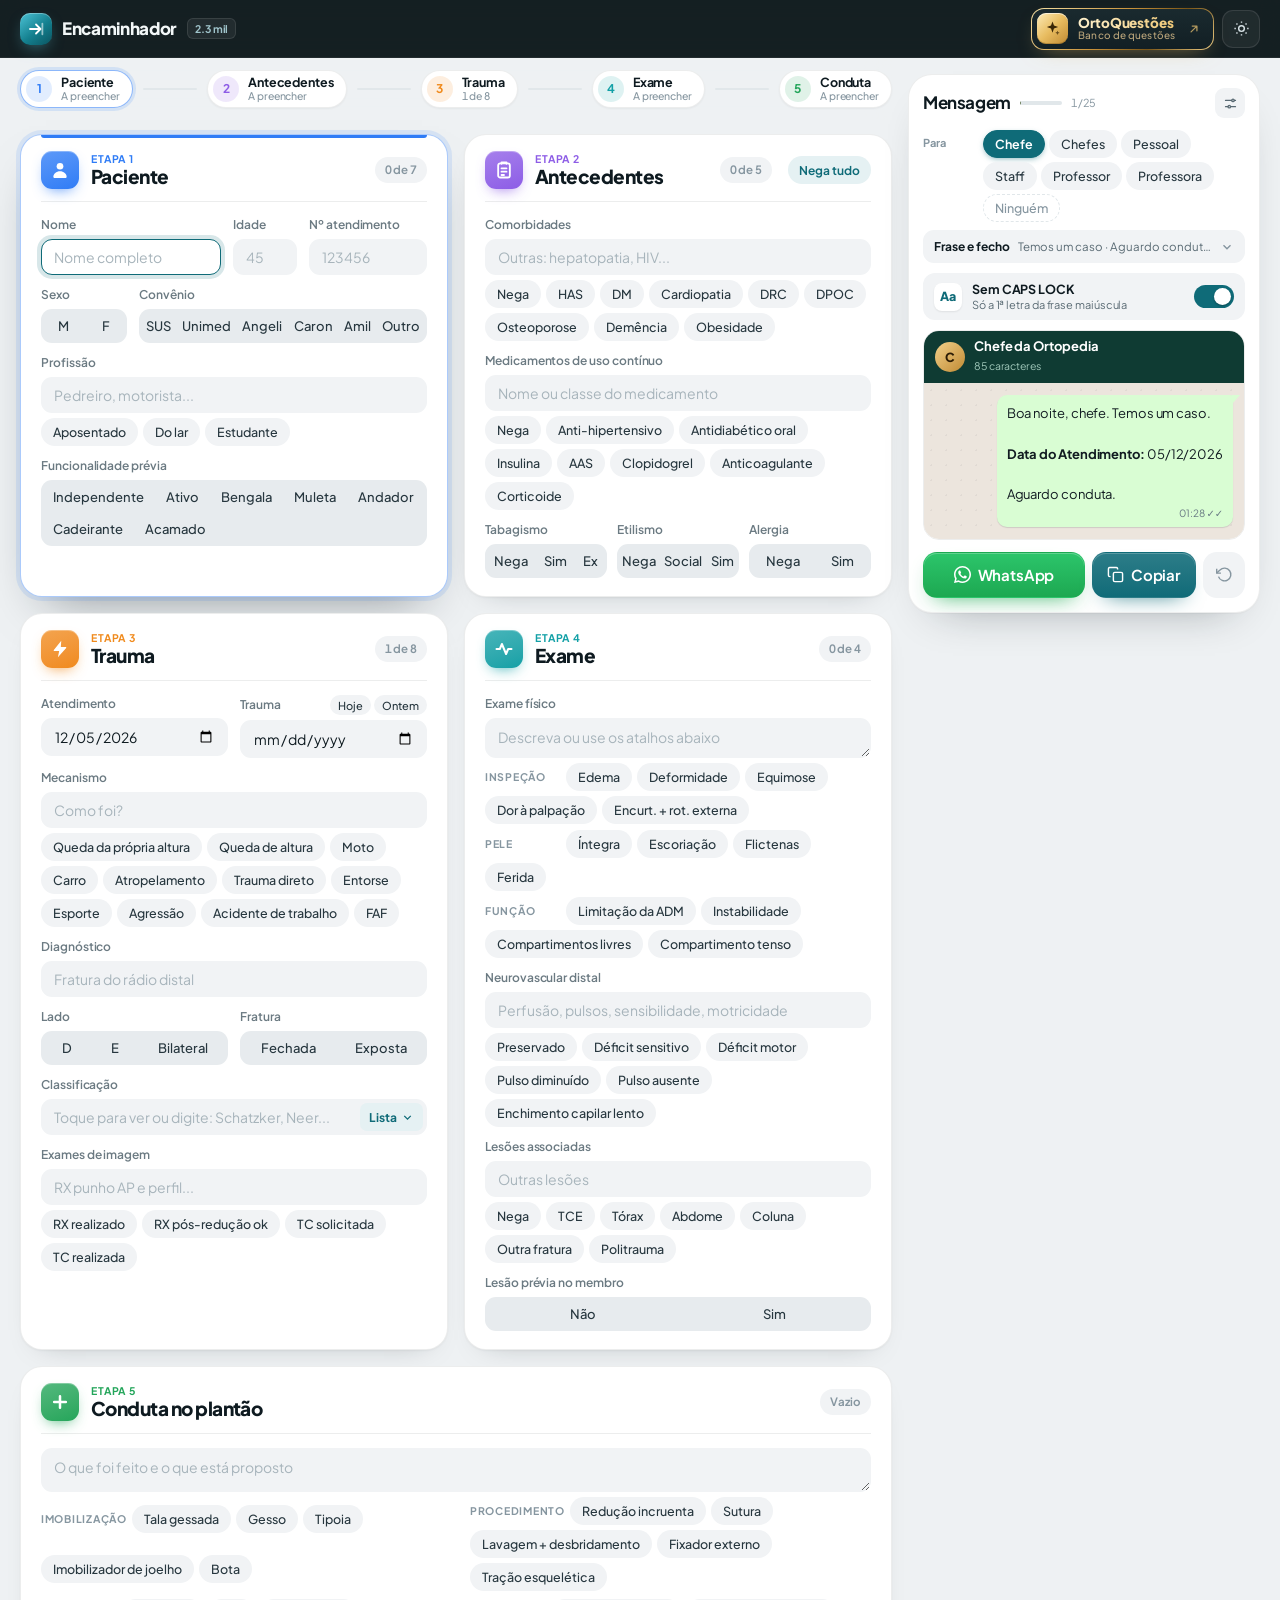
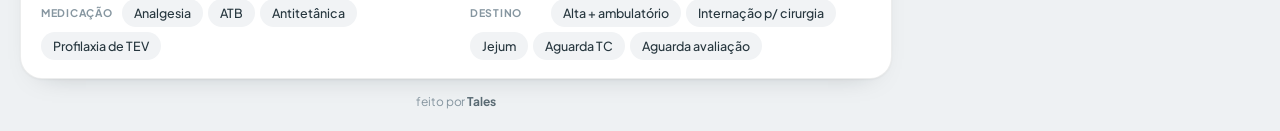
<file: index.html>
<!doctype html>
<html lang="pt-BR">
<head>
<meta charset="utf-8" />
<meta name="viewport" content="width=device-width,initial-scale=1" />
<meta name="theme-color" content="#0B161B" />
<title>Encaminhador 2.3 mil</title>
<link rel="preconnect" href="https://fonts.googleapis.com">
<link rel="preconnect" href="https://fonts.gstatic.com" crossorigin>
<link href="https://fonts.googleapis.com/css2?family=Plus+Jakarta+Sans:wght@400;500;600;700;800&display=swap" rel="stylesheet">
<link rel="icon" type="image/png" sizes="32x32" href="https://blogger.googleusercontent.com/img/b/R29vZ2xl/AVvXsEiRtpo5Adts7P8O3FnXyyUvNAE5Wjp1nytUQy8IZ-AcquvHXtE8QXK-JbYS-1lX95drBLZtxDtbpEjWUEMjeAXvJsYSqzlcGDbJ4dbrwLNPnOxo657HkWL3VKNXVnLvRd8jebArZ3DFQQFhOOq0CxtKIt3_T0j5SH7SZS1DJr4-RaKpwBJT6taw828HbJ0/s1600/favicon-32x32.png" />

<script>
(function(){
  try{
    var t = localStorage.getItem("enc_tema");
    if(!t) t = window.matchMedia("(prefers-color-scheme: dark)").matches ? "dark" : "light";
    document.documentElement.setAttribute("data-theme", t);
  }catch(e){ document.documentElement.setAttribute("data-theme", "light"); }
})();
</script>
<style>
:root{
  --ink:#0E1A20; --ink-2:#26363E; --ink-3:#596A73; --muted:#8696A0;
  --bg:#EDF1F2; --card:#FFFFFF; --line:#E1E7EA; --line-soft:#EDF1F3;
  --surface:#F4F7F8; --surface-2:#EAEFF1;
  --accent:#0F6B78; --accent-2:#0B5561; --accent-tint:#E5F1F3; --accent-ink:#FFFFFF;
  --gold:#C08A33; --gold-tint:#FBF3E4; --gold-ink:#7A5517;
  --danger:#C2412D; --danger-tint:#FCECE8;
  --whats:#1DA851;
  --field:#FFFFFF; --field-line:#DCE3E7; --field-hover:#C3D0D6; --ph:#A7B4BB; --filled:#F2F8F9;
  --ring:rgba(15,107,120,.16);
  --shadow:0 1px 2px rgba(14,26,32,.04),0 14px 34px -22px rgba(14,26,32,.4);
  --wall:#ECE5DD; --wall-dot:rgba(14,26,32,.05); --bubble:#D9FDD3; --bubble-ink:#111B21; --bubble-meta:#667781;
  --bar:rgba(255,255,255,.93);
}
html[data-theme="dark"]{
  --ink:#E6EDF0; --ink-2:#C6D3D9; --ink-3:#93A6AF; --muted:#6F848E;
  --bg:#091216; --card:#0F1B21; --line:#1F3039; --line-soft:#17262E;
  --surface:#13222A; --surface-2:#182A33;
  --accent:#4FB8C7; --accent-2:#7ACDD9; --accent-tint:#11303A; --accent-ink:#05181D;
  --gold:#D9A851; --gold-tint:#2A2113; --gold-ink:#E9C27A;
  --danger:#EE7B67; --danger-tint:#3A1D18;
  --field:#0C171C; --field-line:#253942; --field-hover:#36505B; --ph:#566C76; --filled:#10262E;
  --ring:rgba(79,184,199,.22);
  --shadow:0 1px 2px rgba(0,0,0,.4),0 14px 34px -22px rgba(0,0,0,.95);
  --wall:#0D1916; --wall-dot:rgba(255,255,255,.04); --bubble:#144D37; --bubble-ink:#E7F3EC; --bubble-meta:#8FB3A2;
  --bar:rgba(12,22,27,.93);
}
html{color-scheme:light;-webkit-text-size-adjust:100%;scroll-padding-top:142px}
html[data-theme="dark"]{color-scheme:dark}
*,*::before,*::after{box-sizing:border-box;margin:0;padding:0}
body{
  font-family:'Plus Jakarta Sans',system-ui,-apple-system,'Segoe UI',sans-serif;
  color:var(--ink);background:var(--bg);font-size:14px;line-height:1.5;min-height:100vh;
  -webkit-font-smoothing:antialiased;
}
::selection{background:var(--accent);color:var(--accent-ink)}
a:focus-visible,button:focus-visible,input:focus-visible,select:focus-visible,textarea:focus-visible{outline:2px solid var(--gold);outline-offset:2px}
button{font-family:inherit;color:inherit}
.hide{display:none !important}

/* ── TOPO ─────────────────────────────────────────── */
.top{
  position:sticky;top:0;z-index:60;height:58px;padding:0 20px;
  display:flex;align-items:center;justify-content:space-between;gap:12px;
  background:rgba(9,19,23,.95);backdrop-filter:blur(14px) saturate(160%);-webkit-backdrop-filter:blur(14px) saturate(160%);
  border-bottom:1px solid rgba(255,255,255,.06);
}
.brand{display:flex;align-items:center;gap:10px;text-decoration:none;min-width:0}
.logo{
  width:32px;height:32px;border-radius:10px;flex-shrink:0;display:flex;align-items:center;justify-content:center;
  background:linear-gradient(140deg,#4CC3D6 0%,#14808F 55%,#0B5561 100%);
  box-shadow:inset 0 1px 0 rgba(255,255,255,.3),0 6px 16px -6px rgba(76,195,214,.6);
}
.logo svg{width:18px;height:18px}
.brand b{font-size:17px;font-weight:800;letter-spacing:-.02em;color:#F2F7F8;white-space:nowrap}
.brand i{
  font-style:normal;font-size:10.5px;font-weight:700;color:#9FC4CB;white-space:nowrap;
  padding:2px 7px;border-radius:6px;background:rgba(255,255,255,.06);border:1px solid rgba(255,255,255,.1);
}
.top-r{display:flex;align-items:center;gap:8px;flex-shrink:0}

/* OrtoQuestões */
.oq{
  position:relative;overflow:hidden;isolation:isolate;
  display:flex;align-items:center;gap:10px;height:42px;padding:0 12px 0 5px;border-radius:13px;text-decoration:none;
  border:1px solid transparent;
  background:linear-gradient(180deg,#1A2A2F,#121F24) padding-box,
             linear-gradient(135deg,#F8E2A6,#C8923A 45%,#7A5517 70%,#F0CF85) border-box;
  box-shadow:0 8px 22px -12px rgba(232,186,96,.65);
  transition:transform .18s,box-shadow .18s;
}
.oq::after{
  content:'';position:absolute;top:0;left:-60%;width:40%;height:100%;z-index:-1;
  background:linear-gradient(100deg,transparent,rgba(255,236,190,.22),transparent);transform:skewX(-20deg);
  transition:left .7s ease;
}
.oq:hover{transform:translateY(-1px);box-shadow:0 12px 26px -10px rgba(232,186,96,.85)}
.oq:hover::after{left:130%}
.oq-ic{
  width:31px;height:31px;border-radius:9px;flex-shrink:0;display:flex;align-items:center;justify-content:center;color:#3A2606;
  background:linear-gradient(135deg,#FCEBB8 0%,#E8BC60 50%,#C08A33 100%);
  box-shadow:inset 0 1px 0 rgba(255,255,255,.6),inset 0 -1px 0 rgba(122,85,23,.4);
}
.oq-ic svg{width:17px;height:17px}
.oq-t{display:flex;flex-direction:column;line-height:1.1}
.oq-t b{font-size:13.5px;font-weight:800;letter-spacing:-.01em;
  background:linear-gradient(90deg,#FFF1CC,#F0C978);-webkit-background-clip:text;background-clip:text;color:transparent}
.oq-t small{font-size:10px;font-weight:500;color:#B9A47A;letter-spacing:.01em}
.oq-go{width:14px;height:14px;color:#D9B66C;opacity:.8;margin-left:2px}

.icon-btn{
  width:38px;height:38px;border-radius:11px;display:flex;align-items:center;justify-content:center;cursor:pointer;
  background:rgba(255,255,255,.05);border:1px solid rgba(255,255,255,.1);color:#D8E3E7;transition:background .18s;
}
.icon-btn:hover{background:rgba(255,255,255,.1)}
.icon-btn svg{width:17px;height:17px}
.icon-btn .i-moon{display:none}
html[data-theme="dark"] .icon-btn .i-moon{display:block}
html[data-theme="dark"] .icon-btn .i-sun{display:none}
@media(max-width:560px){
  .top{padding:0 12px}
  .brand i{display:none}
  .oq-t small,.oq-go{display:none}
  .oq{height:38px;padding-right:11px}
}
@media(max-width:360px){.brand b{display:none}}


/* ── ESTRUTURA ────────────────────────────────────── */
.shell{
  max-width:1440px;margin:0 auto;padding:16px 20px 20px;
  display:grid;grid-template-columns:minmax(0,1fr) 384px;gap:16px;align-items:start;
}
@media(max-width:1340px){.shell{grid-template-columns:minmax(0,1fr) 352px}}
@media(max-width:1180px){.shell{grid-template-columns:minmax(0,1fr);padding-bottom:92px}}
@media(max-width:560px){.shell{padding:10px 10px 92px}}

.sec{padding:15px 18px 16px}
@media(max-width:560px){.sec{padding:14px 13px 16px}}

.sec-h{display:flex;align-items:center;gap:10px;margin-bottom:12px}
.sec-h .n{
  width:26px;height:26px;border-radius:8px;flex-shrink:0;display:flex;align-items:center;justify-content:center;
  font-size:12.5px;font-weight:800;color:var(--accent-ink);background:var(--accent);
}
.sec-h h2{font-size:16px;font-weight:800;letter-spacing:-.02em}
.sec-h .mini{margin-left:6px}
.sec-h .prog{margin-left:auto;font-size:11px;font-weight:600;color:var(--muted);font-variant-numeric:tabular-nums}
.sec-h .prog.ok{color:var(--accent)}
.sub-h{display:flex;align-items:center;gap:10px;margin:16px 0 10px}
.sub-h span{font-size:11px;font-weight:700;letter-spacing:.08em;text-transform:uppercase;color:var(--muted)}
.sub-h::after{content:'';flex:1;height:1px;background:var(--line-soft);order:1}
.sub-h .mini{order:2}
.mini{
  height:28px;padding:0 11px;border-radius:99px;cursor:pointer;flex-shrink:0;
  font-size:12px;font-weight:700;color:var(--accent);background:var(--accent-tint);border:1px solid transparent;
  transition:background .15s,color .15s;
}
.mini:hover{border-color:var(--accent)}
.mini[aria-pressed="true"]{background:var(--accent);color:var(--accent-ink)}
.mini[aria-pressed="true"]::before{content:'✓ '}

.fields{display:grid;grid-template-columns:1fr 1fr;gap:11px 12px}
.full{grid-column:1 / -1}
.trio{display:grid;grid-template-columns:minmax(0,1fr) 64px 118px;gap:12px;grid-column:1 / -1}
.tri{display:grid;grid-template-columns:1fr 1fr 1fr;gap:10px;grid-column:1 / -1}
.duo-sx{display:grid;grid-template-columns:86px minmax(0,1fr);gap:12px;grid-column:1 / -1}
@media(max-width:560px){
  .fields > .field:not(.half){grid-column:1 / -1}
  .trio{grid-template-columns:1fr 1fr}
  .trio > .field:first-child{grid-column:1 / -1}
  .duo-sx{grid-template-columns:1fr}
  .duo-sx .field:first-child .pick{max-width:50%}
  /* tabagismo / etilismo / alergia: rótulo à esquerda, botões à direita */
  .tri{grid-template-columns:1fr;gap:8px}
  .tri .field{flex-direction:row;align-items:center;gap:10px}
  .tri .field .lbl{width:74px;flex-shrink:0}
  .tri .field .pick{flex:1}
}

.field{display:flex;flex-direction:column;gap:5px;min-width:0}
label,.lbl{font-size:12px;font-weight:600;color:var(--ink-2);letter-spacing:-.005em}
input,textarea{
  font-family:inherit;font-size:14px;color:var(--ink);width:100%;
  background:var(--field);border:1px solid var(--field-line);border-radius:10px;padding:7px 11px;outline:none;
  transition:border-color .15s,box-shadow .15s,background .15s;
}
input:hover,textarea:hover{border-color:var(--field-hover)}
input:focus,textarea:focus{border-color:var(--accent);box-shadow:0 0 0 3px var(--ring)}
input::placeholder,textarea::placeholder{color:var(--ph)}
textarea{resize:vertical;min-height:40px;line-height:1.5;overflow:hidden}
input[type="date"]{min-height:36px}
.filled{background:var(--filled);border-color:color-mix(in srgb,var(--accent) 35%,var(--field-line))}
@media(max-width:560px){input,textarea{font-size:16px}}

/* chips de múltipla escolha */
.quick{display:flex;flex-wrap:wrap;gap:5px;align-items:center}
.quick .ql{font-size:10.5px;font-weight:700;letter-spacing:.06em;text-transform:uppercase;color:var(--muted);min-width:76px}
.quick button{
  height:26px;padding:0 10px;border-radius:99px;cursor:pointer;
  font-size:12px;font-weight:500;color:var(--ink-2);background:var(--surface);border:1px solid var(--line);
  transition:background .14s,color .14s,border-color .14s;white-space:nowrap;
}
.quick button:hover{border-color:var(--accent);color:var(--accent)}
.quick button[aria-pressed="true"]{background:var(--accent-tint);border-color:var(--accent);color:var(--accent);font-weight:700}
.quick button[aria-pressed="true"]::before{content:'✓ '}
.quick button.warn[aria-pressed="true"]{background:var(--danger-tint);border-color:var(--danger);color:var(--danger)}
.quick button.sug{border-color:var(--gold);color:var(--gold-ink);background:var(--gold-tint)}
.quick button.sug[aria-pressed="true"]{border-color:var(--accent);color:var(--accent);background:var(--accent-tint)}
.groups{display:flex;flex-direction:column;gap:6px}
@media(max-width:560px){
  .quick button{height:31px;font-size:13px;padding:0 11px}
  .quick .ql{min-width:0;width:100%}
}

/* sub-opções: aparecem só quando fazem sentido */
.sub{
  position:relative;margin-left:8px;padding:8px 0 2px 12px;border-left:2px solid var(--accent-tint);
  display:flex;flex-direction:column;gap:6px;
}
.sub .quick button,.sub.quick button{background:var(--card)}
.sub.quick{flex-direction:row;flex-wrap:wrap;align-items:center;gap:5px}
.sub.quick .hint{margin-right:2px}
.sub .hint{font-size:11px;font-weight:600;color:var(--muted)}

/* escolha única (segmentado) */
.pick{display:flex;flex-wrap:wrap;gap:3px;background:var(--surface-2);border-radius:11px;padding:3px}
.pick button{
  flex:1 1 auto;min-width:0;height:30px;padding:0 6px;border:none;border-radius:8px;background:transparent;cursor:pointer;white-space:nowrap;
  font-size:12.5px;font-weight:600;color:var(--ink-3);transition:background .14s,color .14s,box-shadow .14s;
}
.pick button:hover{color:var(--ink);background:var(--card)}
.pick button[aria-pressed="true"]{background:var(--accent);color:var(--accent-ink);box-shadow:0 1px 3px rgba(14,26,32,.2)}
.pick.solta button{flex:0 1 auto;padding:0 10px}
.pick.una{flex-wrap:nowrap}
.pick.una button{padding:0 3px;overflow:hidden;text-overflow:ellipsis}
.pick.danger button[data-v="Exposta"][aria-pressed="true"]{background:var(--danger);color:#fff}
@media(max-width:560px){.pick button{height:34px;font-size:13px;padding:0 6px}}

.lrow{display:flex;align-items:center;justify-content:space-between;gap:6px;min-height:18px}
.quick.mini-q{gap:3px}
.quick.mini-q button{height:20px;padding:0 7px;font-size:11px}
@media(max-width:560px){.quick.mini-q button{height:24px;font-size:12px}}

/* ── AUTOCOMPLETAR DE CLASSIFICAÇÕES ─────────────── */
.ac{position:relative}
.ac input{padding-right:84px}
.ac-btn{
  position:absolute;right:4px;top:4px;height:calc(100% - 8px);padding:0 9px;border-radius:7px;gap:4px;
  border:none;background:var(--accent-tint);color:var(--accent);cursor:pointer;
  display:flex;align-items:center;justify-content:center;font-size:12px;font-weight:700;
}
.ac-btn:hover,.ac-btn[aria-expanded="true"]{background:var(--accent);color:var(--accent-ink)}
.ac-btn svg{width:13px;height:13px;transition:transform .15s}
.ac-btn[aria-expanded="true"] svg{transform:rotate(180deg)}
.ac-menu{
  position:absolute;left:0;right:0;top:calc(100% + 6px);z-index:40;
  background:var(--card);border:1px solid var(--line);border-radius:13px;
  box-shadow:0 24px 50px -18px rgba(14,26,32,.55);overflow:hidden;
}
.ac-head{display:flex;align-items:center;gap:8px;padding:9px 10px;border-bottom:1px solid var(--line-soft);font-size:11.5px;color:var(--ink-3);background:var(--surface)}
.ac-head b{color:var(--ink);font-size:13px;font-weight:700}
.ac-head .back{border:1px solid var(--line);background:var(--card);border-radius:7px;height:25px;padding:0 9px;cursor:pointer;font-size:11.5px;font-weight:700}
.ac-head .back:hover{border-color:var(--accent);color:var(--accent)}
.ac-list{max-height:min(340px,46vh);overflow-y:auto;overscroll-behavior:contain;padding:4px}
.ac-item{display:flex;gap:10px;align-items:flex-start;padding:8px 9px;border-radius:9px;cursor:pointer}
.ac-item.on{background:var(--surface-2)}
.ac-item .code{
  flex-shrink:0;min-width:42px;max-width:46%;padding:2px 7px;border-radius:6px;text-align:center;
  font-size:11.5px;font-weight:800;color:var(--accent);background:var(--accent-tint);line-height:1.45;
}
.ac-item .txt{min-width:0;font-size:12.5px;line-height:1.4;color:var(--ink-2)}
.ac-item .txt b{display:block;color:var(--ink);font-weight:700;font-size:13px}
.ac-item .txt small{color:var(--muted);font-size:11px}
.ac-item .txt em{font-style:normal;font-size:10px;font-weight:700;color:var(--gold-ink);background:var(--gold-tint);border-radius:5px;padding:1px 6px;margin-left:6px}
.ac-item mark{background:transparent;color:var(--gold);font-weight:800}
.ac-empty{padding:12px;font-size:12px;color:var(--muted)}
.ac-foot{padding:6px 10px;border-top:1px solid var(--line-soft);font-size:10.5px;color:var(--muted)}
.ac-foot kbd{font-family:inherit;font-size:10px;border:1px solid var(--line);border-radius:4px;padding:0 4px;background:var(--surface)}
@media(max-width:560px){.ac-foot{display:none}}

footer{text-align:center;font-size:12px;color:var(--muted);padding:14px 0 0}
footer b{font-weight:700;color:var(--ink-3)}

/* ── PAINEL DA MENSAGEM ───────────────────────────── */
.rail{position:sticky;top:74px;align-self:start}
@media(max-width:1180px){.rail{position:static}}
.panel{background:var(--card);border:1px solid var(--line);border-radius:20px;box-shadow:var(--shadow);overflow:hidden}
.panel-head{display:flex;align-items:center;gap:9px;padding:13px 14px 4px}
.panel-head h2{font-size:16px;font-weight:800;letter-spacing:-.02em}
.meter{width:42px;height:4px;border-radius:99px;background:var(--line);overflow:hidden;flex-shrink:0}
.meter i{display:block;height:100%;width:0;background:linear-gradient(90deg,var(--accent),var(--gold));border-radius:99px;transition:width .3s ease}
.panel-head .meta{font-size:11px;color:var(--muted);font-variant-numeric:tabular-nums;white-space:nowrap}
.panel-head .sp{flex:1}
.gear{
  width:30px;height:30px;border-radius:9px;display:flex;align-items:center;justify-content:center;cursor:pointer;
  background:var(--surface);border:1px solid var(--line);color:var(--ink-3);
}
.gear svg{width:15px;height:15px}
.gear[aria-expanded="true"]{background:var(--accent);border-color:var(--accent);color:var(--accent-ink)}

.mopts{padding:8px 14px 0;display:flex;flex-direction:column;gap:8px}
.orow{display:grid;grid-template-columns:52px minmax(0,1fr);gap:8px;align-items:start}
.orow > .k{font-size:11px;font-weight:700;color:var(--muted);padding-top:5px}
.chips{display:flex;flex-wrap:wrap;gap:4px}
.chip{
  height:26px;padding:0 9px;border-radius:99px;cursor:pointer;white-space:nowrap;
  font-size:12px;font-weight:600;color:var(--ink-2);background:var(--surface);border:1px solid var(--line);
  transition:background .14s,color .14s,border-color .14s;
}
.chip:hover{border-color:var(--accent)}
.chip[aria-pressed="true"]{background:var(--accent);border-color:var(--accent);color:var(--accent-ink)}
.chip.ghost{color:var(--muted);background:transparent;border-style:dashed}
.chip small{font-weight:500;opacity:.75;margin-left:3px}
.sel-sm{font-size:13px;padding:6px 10px;border-radius:9px;margin-top:5px}

.txt-toggle{
  display:flex;align-items:center;gap:8px;width:100%;padding:8px 10px;border-radius:11px;cursor:pointer;text-align:left;
  background:var(--surface);border:1px solid var(--line-soft);
}
.txt-toggle span{font-size:12px;font-weight:700;flex-shrink:0}
.txt-toggle small{flex:1;min-width:0;font-size:11.5px;color:var(--ink-3);white-space:nowrap;overflow:hidden;text-overflow:ellipsis}
.txt-toggle svg{width:14px;height:14px;color:var(--muted);flex-shrink:0;transition:transform .15s}
.txt-toggle[aria-expanded="true"] svg{transform:rotate(180deg)}
.txt-pane{display:flex;flex-direction:column;gap:8px;padding:2px 0 2px}

.cfg{margin:8px 14px 0;padding:10px;border-radius:13px;background:var(--surface);border:1px solid var(--line-soft);display:flex;flex-direction:column;gap:8px}
.cfg .orow{grid-template-columns:72px minmax(0,1fr)}
.seg{display:inline-flex;background:var(--surface-2);border-radius:9px;padding:2px;gap:2px}
.seg button{height:26px;padding:0 10px;border:none;border-radius:7px;background:transparent;cursor:pointer;font-size:12px;font-weight:600;color:var(--ink-3)}
.seg button[aria-pressed="true"]{background:var(--card);color:var(--accent);box-shadow:0 1px 2px rgba(14,26,32,.15)}

/* CAPS LOCK */
.capsbar{
  display:flex;align-items:center;gap:10px;margin:10px 14px 0;padding:8px 10px;
  border:1px solid var(--line);border-radius:12px;background:var(--surface);transition:background .2s,border-color .2s;
}
.capsbar.on-caps{background:var(--gold-tint);border-color:color-mix(in srgb,var(--gold) 50%,transparent)}
.capsbar .ico{
  width:28px;height:28px;border-radius:8px;flex-shrink:0;display:flex;align-items:center;justify-content:center;
  font-size:12.5px;font-weight:800;color:var(--accent);background:var(--card);border:1px solid var(--line);
}
.capsbar.on-caps .ico{color:var(--gold-ink)}
.capsbar .txt{min-width:0;flex:1;line-height:1.25}
.capsbar .txt b{display:block;font-size:12.5px;font-weight:700}
.capsbar .txt small{display:block;font-size:11px;color:var(--ink-3);white-space:nowrap;overflow:hidden;text-overflow:ellipsis}
.capsbar .fix{
  height:28px;padding:0 10px;border-radius:8px;cursor:pointer;flex-shrink:0;
  font-size:11.5px;font-weight:700;color:var(--gold-ink);background:var(--card);border:1px solid color-mix(in srgb,var(--gold) 60%,transparent);
}
.capsbar .fix:hover{background:var(--gold);border-color:var(--gold);color:#fff}
.sw{position:relative;width:40px;height:23px;border-radius:99px;flex-shrink:0;cursor:pointer;background:var(--line);border:none;transition:background .2s}
.sw::after{content:'';position:absolute;top:3px;left:3px;width:17px;height:17px;border-radius:50%;background:#fff;box-shadow:0 1px 2px rgba(0,0,0,.3);transition:transform .2s cubic-bezier(.34,1.3,.64,1)}
.sw[aria-checked="true"]{background:var(--accent)}
.sw[aria-checked="true"]::after{transform:translateX(17px)}
.caps-pill{
  position:fixed;z-index:80;pointer-events:none;font-size:10.5px;font-weight:800;letter-spacing:.04em;color:#3A2606;
  background:linear-gradient(135deg,#FCEBB8,#E3B45A);border-radius:6px;padding:2px 7px;box-shadow:0 4px 12px -4px rgba(176,120,43,.7);
}

/* conversa */
.phone{padding:10px 14px 12px}
.chat{border:1px solid var(--line);border-radius:15px;overflow:hidden}
.chat-bar{display:flex;align-items:center;gap:9px;background:#0F3B33;padding:8px 11px}
.avatar{
  width:30px;height:30px;border-radius:50%;background:linear-gradient(135deg,#F2D08A,#C08A33);color:#2B1B04;
  display:flex;align-items:center;justify-content:center;font-size:12.5px;font-weight:800;flex-shrink:0;
}
.chat-bar b{font-size:13px;font-weight:700;color:#fff;line-height:1.15;display:block}
.chat-bar small{font-size:10.5px;color:#9FC7B9}
.wall{
  background:var(--wall);background-image:radial-gradient(var(--wall-dot) 1px,transparent 1px);background-size:15px 15px;
  padding:12px 11px;max-height:max(190px,calc(100vh - 610px));overflow-y:auto;overscroll-behavior:contain;
}
@media(max-width:1180px){.wall{max-height:none;overflow:visible}}
.bubble{
  position:relative;width:fit-content;max-width:95%;margin-left:auto;
  background:var(--bubble);border-radius:10px 3px 10px 10px;padding:8px 10px 5px;box-shadow:0 1px 1px rgba(11,26,33,.13);
  font-size:13px;line-height:1.55;color:var(--bubble-ink);white-space:pre-wrap;overflow-wrap:anywhere;transition:box-shadow .2s;
}
.bubble.flash{box-shadow:0 0 0 3px rgba(29,168,81,.4)}
.bubble::after{content:'';position:absolute;top:0;right:-7px;border-width:0 0 9px 8px;border-style:solid;border-color:transparent transparent transparent var(--bubble)}
.bubble strong{font-weight:700}
.bubble .stamp{display:block;text-align:right;font-size:10px;color:var(--bubble-meta);margin-top:2px}
.bubble .empty{color:var(--bubble-meta);font-style:italic}

.actions{display:flex;gap:7px;padding:0 14px 14px}
.btn{
  display:inline-flex;align-items:center;justify-content:center;gap:7px;height:42px;padding:0 14px;
  border:1px solid transparent;border-radius:12px;cursor:pointer;white-space:nowrap;font-size:14px;font-weight:700;
  transition:background .15s,border-color .15s,color .15s,transform .1s;
}
.btn svg{width:17px;height:17px;flex-shrink:0}
.btn:active{transform:translateY(1px)}
.btn-whats{background:var(--whats);color:#fff;flex:1;box-shadow:0 8px 18px -12px rgba(29,168,81,.9)}
.btn-whats:hover{background:#178C44}
.btn-primary{background:var(--accent);color:var(--accent-ink)}
.btn-primary:hover{background:var(--accent-2)}
.btn-quiet{background:var(--card);color:var(--ink-2);border-color:var(--line)}
.btn-icon{width:42px;padding:0}
.btn-clear{background:transparent;color:var(--muted);border-color:var(--line)}
.btn-clear:hover{color:var(--danger);background:var(--danger-tint);border-color:transparent}

.mobilebar{
  display:none;position:fixed;left:10px;right:10px;bottom:10px;z-index:70;gap:7px;
  background:var(--bar);backdrop-filter:blur(12px);-webkit-backdrop-filter:blur(12px);
  border:1px solid var(--line);border-radius:16px;padding:8px;box-shadow:0 16px 34px -18px rgba(14,26,32,.8);
}
@media(max-width:1180px){.mobilebar{display:flex}}

.toast{
  position:fixed;left:50%;bottom:26px;transform:translateX(-50%) translateY(14px);display:flex;align-items:center;gap:12px;
  background:var(--ink);color:var(--bg);font-size:13px;font-weight:600;padding:10px 18px;border-radius:99px;
  box-shadow:0 14px 34px -12px rgba(11,26,33,.75);opacity:0;pointer-events:none;
  transition:opacity .22s ease,transform .22s cubic-bezier(.34,1.4,.64,1);z-index:9999;white-space:nowrap;
}
.toast.show{opacity:1;transform:translateX(-50%) translateY(0)}
.toast.show.has-act{pointer-events:auto}
.toast button{border:none;background:transparent;color:#E9C27A;font-weight:800;font-size:13px;cursor:pointer;padding:0}
html[data-theme="dark"] .toast button{color:#7A5517}
@media(max-width:1180px){.toast{bottom:80px}}
/* ── ACABAMENTO (estilo app iOS) ─────────────────── */
:root{
  --fill:#F1F3F5; --fill-2:#E7EBEE; --seg-on:#FFFFFF; --hair:rgba(14,26,32,.08);
  --label:#6B7A82;
}
html[data-theme="dark"]{
  --fill:#15242B; --fill-2:#1B2D35; --seg-on:#2A3F48; --hair:rgba(255,255,255,.07);
  --label:#8EA1AA;
}
body{letter-spacing:-.006em}
.panel{border-radius:24px;border-color:var(--hair);box-shadow:0 1px 1px rgba(14,26,32,.03),0 20px 44px -30px rgba(14,26,32,.45)}
.sec-h h2,.panel-head h2{font-size:17px;font-weight:700;letter-spacing:-.024em}
label,.lbl{font-size:12px;font-weight:600;color:var(--label)}

input,textarea{background:var(--fill);border:1px solid transparent;border-radius:11px;padding:8px 12px}
input:hover,textarea:hover{border-color:transparent;background:var(--fill-2)}
input:focus,textarea:focus{background:var(--card);border-color:var(--accent);box-shadow:0 0 0 4px var(--ring)}
input:focus-visible,textarea:focus-visible{outline:none}
.filled{background:var(--fill);border-color:transparent}

/* controle segmentado: pílula branca que "flutua" sobre o trilho */
.pick{background:var(--fill-2);border-radius:11px;padding:2px;gap:2px}
.pick button{height:30px;border-radius:9px;font-size:13px;font-weight:500;color:var(--ink-2);transition:background .18s,color .18s,box-shadow .18s}
.pick button:hover{background:rgba(255,255,255,.45)}
html[data-theme="dark"] .pick button:hover{background:rgba(255,255,255,.04)}
.pick button[aria-pressed="true"]{
  background:var(--seg-on);color:var(--ink);font-weight:650;
  box-shadow:0 3px 8px rgba(0,0,0,.12),0 3px 1px rgba(0,0,0,.04),0 0 0 .5px rgba(0,0,0,.04);
}
.pick.danger button[data-v="Exposta"][aria-pressed="true"]{background:var(--seg-on);color:var(--danger)}
.sub .pick{background:var(--fill)}

/* chips */
.quick button,.chip{
  height:28px;padding:0 11px;border-radius:99px;border:1px solid transparent;
  background:var(--fill);color:var(--ink-2);font-size:12.5px;font-weight:500;
  transition:background .15s,color .15s,box-shadow .15s,transform .08s;
}
.quick button:hover,.chip:hover{background:var(--fill-2);border-color:transparent;color:var(--ink)}
.quick button:active,.chip:active,.pick button:active{transform:scale(.97)}
.quick button[aria-pressed="true"]{background:var(--accent-tint);color:var(--accent);font-weight:650;border-color:transparent;box-shadow:inset 0 0 0 1px color-mix(in srgb,var(--accent) 30%,transparent)}
.quick button.warn[aria-pressed="true"]{background:var(--danger-tint);color:var(--danger);box-shadow:inset 0 0 0 1px color-mix(in srgb,var(--danger) 30%,transparent)}
.quick button.sug{background:var(--gold-tint);color:var(--gold-ink);box-shadow:inset 0 0 0 1px color-mix(in srgb,var(--gold) 35%,transparent)}
.sub .quick button,.sub.quick button{background:var(--card);box-shadow:inset 0 0 0 1px var(--hair)}
.sub{border-left-color:var(--hair)}
.chip[aria-pressed="true"]{background:var(--accent);color:var(--accent-ink);font-weight:650;box-shadow:0 2px 6px -2px color-mix(in srgb,var(--accent) 60%,transparent)}
.chip.ghost{background:transparent;border:1px dashed var(--line);color:var(--muted)}
.quick .ql{font-size:10.5px;letter-spacing:.07em;color:var(--muted)}
.mini{height:28px;background:var(--accent-tint);border:none;font-weight:650}

/* painel */
.txt-toggle,.capsbar,.cfg{background:var(--fill);border-color:transparent}
.capsbar.on-caps{background:var(--gold-tint);border-color:transparent}
.capsbar .ico{background:var(--card);border-color:transparent;box-shadow:0 1px 2px rgba(0,0,0,.08)}
.gear{background:var(--fill);border-color:transparent}
.seg{background:var(--fill-2)}
.seg button[aria-pressed="true"]{background:var(--seg-on);color:var(--ink);box-shadow:0 3px 8px rgba(0,0,0,.12),0 3px 1px rgba(0,0,0,.04)}
.chat{border-color:var(--hair);border-radius:16px}

/* botões principais com volume sutil */
.btn{height:46px;border-radius:14px;font-size:15px;font-weight:650;letter-spacing:-.01em}
.btn-whats{background:linear-gradient(180deg,#2CC56B,#1DA851);box-shadow:inset 0 1px 0 rgba(255,255,255,.25),0 10px 22px -12px rgba(29,168,81,.9)}
.btn-whats:hover{background:linear-gradient(180deg,#27B862,#189A49)}
.btn-primary{background:linear-gradient(180deg,color-mix(in srgb,var(--accent) 88%,#fff),var(--accent));box-shadow:inset 0 1px 0 rgba(255,255,255,.22),0 10px 22px -14px var(--accent)}
.btn-primary:hover{background:var(--accent-2)}
.btn-clear,.btn-quiet{background:var(--fill);border-color:transparent}
.mobilebar{border-radius:20px;border-color:var(--hair)}

/* ── ETAPAS EM CARTÕES (estilo Ajustes / Saúde do iOS) ── */
body{background:var(--bg-grp)}
:root{--bg-grp:#EEF1F3}
html[data-theme="dark"]{--bg-grp:#050B0E}
#s1{--sc:#2F7CF6}#s2{--sc:#8D5CE6}#s3{--sc:#F08A1C}#s4{--sc:#12A0A6}#s5{--sc:#23A55A}
[data-step="1"]{--sc:#2F7CF6}[data-step="2"]{--sc:#8D5CE6}[data-step="3"]{--sc:#F08A1C}[data-step="4"]{--sc:#12A0A6}[data-step="5"]{--sc:#23A55A}

.cards{display:grid;grid-template-columns:1fr 1fr;gap:16px}
#s5{grid-column:1 / -1}
@media(max-width:900px){.cards{grid-template-columns:1fr}}

.sec{
  position:relative;background:var(--card);border:1px solid var(--hair);border-radius:22px;padding:16px 20px 18px;
  box-shadow:0 1px 2px rgba(14,26,32,.04),0 12px 28px -22px rgba(14,26,32,.35);
  transition:box-shadow .25s ease,transform .25s ease,border-color .25s ease;
  scroll-margin-top:142px;
}
.sec::before{
  content:'';position:absolute;left:20px;right:20px;top:0;height:3px;border-radius:0 0 3px 3px;
  background:var(--sc);opacity:0;transition:opacity .25s;
}
.sec:focus-within{
  border-color:color-mix(in srgb,var(--sc) 40%,transparent);
  box-shadow:0 0 0 4px color-mix(in srgb,var(--sc) 12%,transparent),0 24px 48px -26px rgba(14,26,32,.5);
}
.sec:focus-within::before{opacity:1}
html[data-theme="dark"] .sec{box-shadow:0 1px 0 rgba(255,255,255,.03) inset,0 16px 34px -24px rgba(0,0,0,.9)}

.sec-h{display:flex;align-items:center;gap:12px;margin-bottom:14px;padding-bottom:12px;border-bottom:1px solid var(--hair)}
.sec-h .ic{
  width:38px;height:38px;border-radius:11px;flex-shrink:0;display:flex;align-items:center;justify-content:center;color:#fff;
  background:linear-gradient(160deg,color-mix(in srgb,var(--sc) 78%,#fff),var(--sc));
  box-shadow:inset 0 1px 0 rgba(255,255,255,.3),0 6px 14px -6px color-mix(in srgb,var(--sc) 80%,transparent);
}
.sec-h .ic svg{width:20px;height:20px}
.sec-h .tt{display:flex;flex-direction:column;line-height:1.1;min-width:0}
.sec-h .tt small{font-size:10.5px;font-weight:700;letter-spacing:.08em;text-transform:uppercase;color:var(--sc)}
.sec-h .tt h2{font-size:19px;font-weight:800;letter-spacing:-.028em;margin-top:2px}
.sec-h .prog{
  margin-left:auto;display:flex;align-items:center;gap:5px;height:26px;padding:0 10px;border-radius:99px;
  font-size:11.5px;font-weight:650;color:var(--muted);background:var(--fill);font-variant-numeric:tabular-nums;white-space:nowrap;
}
.sec-h .prog.ok{color:#fff;background:var(--sc)}
.sec-h .prog.ok::before{content:'✓';font-weight:800}
.sec-h .mini{margin-left:4px}

/* conduta larga: grupos de botões em duas colunas */
@media(min-width:901px){
  #s5 .groups{display:grid;grid-template-columns:1fr 1fr;gap:8px 28px}
  #s5 textarea{min-height:44px}
}

/* barra de etapas */
.steps{
  position:sticky;top:58px;z-index:50;margin:-16px 0 14px;padding:12px 0;
  display:flex;align-items:center;gap:10px;
  background:color-mix(in srgb,var(--bg-grp) 86%,transparent);
  backdrop-filter:blur(18px) saturate(170%);-webkit-backdrop-filter:blur(18px) saturate(170%);
}
.step{
  display:flex;align-items:center;gap:9px;flex-shrink:0;text-decoration:none;color:var(--ink);
  padding:5px 12px 5px 5px;border-radius:99px;background:var(--card);border:1px solid var(--hair);
  box-shadow:0 1px 2px rgba(14,26,32,.05);transition:box-shadow .2s,border-color .2s,transform .15s;
}
.step:hover{transform:translateY(-1px);box-shadow:0 6px 14px -8px rgba(14,26,32,.35)}
.step .dot{
  width:26px;height:26px;border-radius:50%;flex-shrink:0;display:flex;align-items:center;justify-content:center;
  font-size:12px;font-weight:800;color:var(--sc);background:color-mix(in srgb,var(--sc) 14%,transparent);transition:background .25s,color .25s;
}
.step .dot svg{width:14px;height:14px;display:none}
.step.ok .dot{background:var(--sc);color:#fff}
.step.ok .dot b{display:none}
.step.ok .dot svg{display:block}
.step .st{display:flex;flex-direction:column;line-height:1.1}
.step .st b{font-size:12.5px;font-weight:700;letter-spacing:-.01em}
.step .st small{font-size:10.5px;font-weight:500;color:var(--muted);font-variant-numeric:tabular-nums}
.step.on{border-color:color-mix(in srgb,var(--sc) 55%,transparent);box-shadow:0 0 0 3px color-mix(in srgb,var(--sc) 14%,transparent)}
.steps .bar{flex:1;min-width:10px;height:2px;border-radius:2px;background:var(--line);position:relative;overflow:hidden}
.steps .bar::after{content:'';position:absolute;inset:0;background:linear-gradient(90deg,var(--c1),var(--c2));transform:scaleX(0);transform-origin:left;transition:transform .35s ease}
.steps .bar.ok::after{transform:scaleX(1)}
.bar[data-bar="1"]{--c1:#2F7CF6;--c2:#8D5CE6}.bar[data-bar="2"]{--c1:#8D5CE6;--c2:#F08A1C}
.bar[data-bar="3"]{--c1:#F08A1C;--c2:#12A0A6}.bar[data-bar="4"]{--c1:#12A0A6;--c2:#23A55A}
@media(max-width:1100px){.step .st small{display:none}}
@media(max-width:760px){.step .st{display:none}.step{padding:5px}.steps{margin:-10px 0 12px;padding:10px 0}}

@media(prefers-reduced-motion:reduce){*{animation:none !important;transition:none !important}}
</style>
</head>

<body>

<header class="top">
  <a class="brand" href="./" aria-label="Encaminhador">
    <span class="logo" aria-hidden="true"><svg viewBox="0 0 24 24" fill="none" stroke="#fff" stroke-width="2.4" stroke-linecap="round" stroke-linejoin="round"><path d="M4 12h13"/><path d="M12 6l6 6-6 6"/><path d="M20.5 5v14" opacity=".55"/></svg></span>
    <b>Encaminhador</b><i>2.3 mil</i>
  </a>
  <div class="top-r">
    <a class="oq" href="http://ortoquestoes.com.br/" target="_blank" rel="noopener noreferrer" title="OrtoQuestões: banco de questões de ortopedia">
      <span class="oq-ic" aria-hidden="true"><svg viewBox="0 0 24 24" fill="currentColor"><path d="M12 2l2.1 5.9L20 10l-5.9 2.1L12 18l-2.1-5.9L4 10l5.9-2.1z"/><path d="M19 15l.9 2.1L22 18l-2.1.9L19 21l-.9-2.1L16 18l2.1-.9z" opacity=".7"/></svg></span>
      <span class="oq-t"><b>OrtoQuestões</b><small>Banco de questões</small></span>
      <svg class="oq-go" viewBox="0 0 24 24" fill="none" stroke="currentColor" stroke-width="2.2" stroke-linecap="round" stroke-linejoin="round" aria-hidden="true"><path d="M7 17L17 7M9 7h8v8"/></svg>
    </a>
    <button class="icon-btn" id="themeBtn" type="button" aria-label="Alternar modo claro / escuro">
      <svg class="i-sun" viewBox="0 0 24 24" fill="none" stroke="currentColor" stroke-width="2"><circle cx="12" cy="12" r="4"/><path d="M12 2v2M12 20v2M4.9 4.9l1.4 1.4M17.7 17.7l1.4 1.4M2 12h2M20 12h2M4.9 19.1l1.4-1.4M17.7 6.3l1.4-1.4"/></svg>
      <svg class="i-moon" viewBox="0 0 24 24" fill="currentColor"><path d="M21 12.8A9 9 0 1111.2 3a7 7 0 009.8 9.8z"/></svg>
    </button>
  </div>
</header>


<div class="shell">
<main>
  <nav class="steps" aria-label="Etapas">
    <a href="#s1" class="step" data-step="1"><span class="dot"><b>1</b><svg viewBox="0 0 24 24" fill="none" stroke="currentColor" stroke-width="3.2" stroke-linecap="round" stroke-linejoin="round"><path d="M5 12.5l4.5 4.5L19 7.5"/></svg></span><span class="st"><b>Paciente</b><small data-ss="1"></small></span></a>
    <i class="bar" data-bar="1"></i>
    <a href="#s2" class="step" data-step="2"><span class="dot"><b>2</b><svg viewBox="0 0 24 24" fill="none" stroke="currentColor" stroke-width="3.2" stroke-linecap="round" stroke-linejoin="round"><path d="M5 12.5l4.5 4.5L19 7.5"/></svg></span><span class="st"><b>Antecedentes</b><small data-ss="2"></small></span></a>
    <i class="bar" data-bar="2"></i>
    <a href="#s3" class="step" data-step="3"><span class="dot"><b>3</b><svg viewBox="0 0 24 24" fill="none" stroke="currentColor" stroke-width="3.2" stroke-linecap="round" stroke-linejoin="round"><path d="M5 12.5l4.5 4.5L19 7.5"/></svg></span><span class="st"><b>Trauma</b><small data-ss="3"></small></span></a>
    <i class="bar" data-bar="3"></i>
    <a href="#s4" class="step" data-step="4"><span class="dot"><b>4</b><svg viewBox="0 0 24 24" fill="none" stroke="currentColor" stroke-width="3.2" stroke-linecap="round" stroke-linejoin="round"><path d="M5 12.5l4.5 4.5L19 7.5"/></svg></span><span class="st"><b>Exame</b><small data-ss="4"></small></span></a>
    <i class="bar" data-bar="4"></i>
    <a href="#s5" class="step" data-step="5"><span class="dot"><b>5</b><svg viewBox="0 0 24 24" fill="none" stroke="currentColor" stroke-width="3.2" stroke-linecap="round" stroke-linejoin="round"><path d="M5 12.5l4.5 4.5L19 7.5"/></svg></span><span class="st"><b>Conduta</b><small data-ss="5"></small></span></a>
  </nav>

  <div class="cards">

      <section class="sec" id="s1">
        <div class="sec-h"><span class="ic" aria-hidden="true"><svg viewBox="0 0 24 24" fill="currentColor"><circle cx="12" cy="7.5" r="4"/><path d="M4 20.5c0-4.1 3.6-7 8-7s8 2.9 8 7a1 1 0 01-1 1H5a1 1 0 01-1-1z"/></svg></span><div class="tt"><small>Etapa 1</small><h2>Paciente</h2></div><span class="prog" data-tally="1"></span></div>
        <div class="fields">
          <div class="trio">
            <div class="field">
              <label for="nome">Nome</label>
              <input id="nome" type="text" placeholder="Nome completo" autocomplete="off" />
            </div>
            <div class="field">
              <label for="idade">Idade</label>
              <input id="idade" type="text" placeholder="45" inputmode="numeric" autocomplete="off" />
            </div>
            <div class="field">
              <label for="numero">Nº atendimento</label>
              <input id="numero" type="text" placeholder="123456" autocomplete="off" />
            </div>
          </div>
          <div class="duo-sx">
            <div class="field">
              <span class="lbl" id="lbl_sexo">Sexo</span>
              <input id="sexo" type="hidden" />
              <div class="pick" data-for="sexo" role="group" aria-labelledby="lbl_sexo">
                <button type="button" data-v="Masculino">M</button>
                <button type="button" data-v="Feminino">F</button>
              </div>
            </div>
            <div class="field">
              <span class="lbl" id="lbl_convenio">Convênio</span>
              <input id="convenio" type="hidden" />
              <div class="pick una" data-for="convenio" role="group" aria-labelledby="lbl_convenio">
                <button type="button" data-v="SUS">SUS</button>
                <button type="button" data-v="Unimed">Unimed</button>
                <button type="button" data-v="Angeli">Angeli</button>
                <button type="button" data-v="Caron">Caron</button>
                <button type="button" data-v="Amil">Amil</button>
                <button type="button" data-v="Outro">Outro</button>
              </div>
            </div>
          </div>
          <div class="field full hide" data-show="convenio=Outro">
            <input id="convenio_outro" type="text" placeholder="Qual convênio?" autocomplete="off" aria-label="Qual convênio" />
          </div>
          <div class="field full">
            <label for="profissao">Profissão</label>
            <input id="profissao" type="text" placeholder="Pedreiro, motorista..." />
            <div class="quick" data-for="profissao">
              <button type="button" data-t="Aposentado" data-x>Aposentado</button>
              <button type="button" data-t="Do lar" data-x>Do lar</button>
              <button type="button" data-t="Estudante" data-x>Estudante</button>
            </div>
          </div>
          <div class="field full">
            <span class="lbl" id="lbl_func">Funcionalidade prévia</span>
            <input id="funcionalidade" type="hidden" />
            <div class="pick solta" data-for="funcionalidade" role="group" aria-labelledby="lbl_func">
              <button type="button" data-v="Independente">Independente</button>
              <button type="button" data-v="Ativo, pratica atividade física">Ativo</button>
              <button type="button" data-v="Deambula com bengala">Bengala</button>
              <button type="button" data-v="Deambula com muletas">Muleta</button>
              <button type="button" data-v="Deambula com andador">Andador</button>
              <button type="button" data-v="Cadeirante">Cadeirante</button>
              <button type="button" data-v="Acamado">Acamado</button>
            </div>
          </div>
        </div>

      </section>

      <section class="sec" id="s2">
        <div class="sec-h"><span class="ic" aria-hidden="true"><svg viewBox="0 0 24 24" fill="none" stroke="currentColor" stroke-width="2.2" stroke-linecap="round" stroke-linejoin="round"><rect x="5" y="4" width="14" height="17" rx="2.5"/><path d="M9 4.5V3h6v1.5M9 10h6M9 14h6M9 18h3"/></svg></span><div class="tt"><small>Etapa 2</small><h2>Antecedentes</h2></div><span class="prog" data-tally="2"></span><button type="button" class="mini" id="negaTudo" aria-pressed="false" title="Marca Nega em comorbidades, medicamentos, tabagismo, etilismo e alergia">Nega tudo</button></div>
        <div class="fields">
          <div class="field full">
            <label for="comorbidades">Comorbidades</label>
            <input id="comorbidades" type="text" placeholder="Outras: hepatopatia, HIV..." />
            <div class="quick" data-for="comorbidades">
              <button type="button" data-t="Nega" data-x>Nega</button>
              <button type="button" data-t="HAS">HAS</button>
              <button type="button" data-t="DM">DM</button>
              <button type="button" data-t="cardiopatia">Cardiopatia</button>
              <button type="button" data-t="DRC">DRC</button>
              <button type="button" data-t="DPOC">DPOC</button>
              <button type="button" data-t="osteoporose">Osteoporose</button>
              <button type="button" data-t="demência">Demência</button>
              <button type="button" data-t="obesidade">Obesidade</button>
            </div>
          </div>
          <div class="field full">
            <label for="muc">Medicamentos de uso contínuo</label>
            <input id="muc" type="text" placeholder="Nome ou classe do medicamento" />
            <div class="quick" data-for="muc">
              <button type="button" data-t="Nega" data-x>Nega</button>
              <button type="button" data-t="anti-hipertensivo">Anti-hipertensivo</button>
              <button type="button" data-t="antidiabético oral">Antidiabético oral</button>
              <button type="button" data-t="insulina">Insulina</button>
              <button type="button" data-t="AAS">AAS</button>
              <button type="button" data-t="clopidogrel">Clopidogrel</button>
              <button type="button" data-t="anticoagulante" class="warn">Anticoagulante</button>
              <button type="button" data-t="corticoide">Corticoide</button>
            </div>
            <div class="sub quick hide" data-for="muc" data-parent="anticoagulante">
              <span class="hint">Qual anticoagulante?</span>
              <button type="button" data-t="varfarina">Varfarina</button>
              <button type="button" data-t="rivaroxabana">Rivaroxabana</button>
              <button type="button" data-t="apixabana">Apixabana</button>
              <button type="button" data-t="dabigatrana">Dabigatrana</button>
              <button type="button" data-t="enoxaparina">Enoxaparina</button>
            </div>
          </div>
          <div class="tri">
            <div class="field">
              <span class="lbl" id="lbl_tabagismo">Tabagismo</span>
              <input id="tabagismo" type="hidden" />
              <div class="pick una" data-for="tabagismo" role="group" aria-labelledby="lbl_tabagismo">
                <button type="button" data-v="Nega">Nega</button>
                <button type="button" data-v="Sim">Sim</button>
                <button type="button" data-v="Ex-tabagista" title="Ex-tabagista">Ex</button>
              </div>
            </div>
            <div class="field">
              <span class="lbl" id="lbl_etilismo">Etilismo</span>
              <input id="etilismo" type="hidden" />
              <div class="pick una" data-for="etilismo" role="group" aria-labelledby="lbl_etilismo">
                <button type="button" data-v="Nega">Nega</button>
                <button type="button" data-v="Social">Social</button>
                <button type="button" data-v="Sim">Sim</button>
              </div>
            </div>
            <div class="field">
              <span class="lbl" id="lbl_alergia">Alergia</span>
              <input id="alergia" type="hidden" />
              <div class="pick una" data-for="alergia" role="group" aria-labelledby="lbl_alergia">
                <button type="button" data-v="Nega">Nega</button>
                <button type="button" data-v="Sim">Sim</button>
              </div>
            </div>
          </div>
          <div class="sub full hide" data-show="tabagismo=Sim">
            <span class="hint">Quantos cigarros por dia?</span>
            <input id="tabagismo_qtd" type="hidden" />
            <div class="pick" data-for="tabagismo_qtd" role="group" aria-label="Cigarros por dia">
              <button type="button" data-v="5 cigarros/dia">5</button>
              <button type="button" data-v="10 cigarros/dia">10</button>
              <button type="button" data-v="20 cigarros/dia (1 maço)">20 · 1 maço</button>
              <button type="button" data-v="40 cigarros/dia (2 maços)">40 · 2 maços</button>
            </div>
          </div>
          <div class="sub full hide" data-show="tabagismo=Ex-tabagista">
            <span class="hint">Parou há quanto tempo?</span>
            <input id="tabagismo_ex" type="hidden" />
            <div class="pick" data-for="tabagismo_ex" role="group" aria-label="Parou há">
              <button type="button" data-v="parou há menos de 1 ano">&lt; 1 ano</button>
              <button type="button" data-v="parou há 1 a 5 anos">1 a 5 anos</button>
              <button type="button" data-v="parou há mais de 5 anos">&gt; 5 anos</button>
            </div>
          </div>
          <div class="sub full hide" data-show="alergia=Sim">
            <span class="hint">Alérgico a quê?</span>
            <input id="alergia_qual" type="text" placeholder="Outro: digite aqui" autocomplete="off" aria-label="Alergia a quê" />
            <div class="quick" data-for="alergia_qual">
              <button type="button" data-t="Dipirona">Dipirona</button>
              <button type="button" data-t="AINE">AINE</button>
              <button type="button" data-t="penicilina">Penicilina</button>
              <button type="button" data-t="cefalosporina">Cefalosporina</button>
              <button type="button" data-t="sulfa">Sulfa</button>
              <button type="button" data-t="iodo/contraste">Iodo/contraste</button>
              <button type="button" data-t="látex">Látex</button>
            </div>
          </div>
        </div>
      </section>

      <section class="sec" id="s3">
        <div class="sec-h"><span class="ic" aria-hidden="true"><svg viewBox="0 0 24 24" fill="currentColor"><path d="M13.5 2L4.6 13.2c-.4.5 0 1.3.6 1.3H11l-1.5 7.5L19.4 10.8c.4-.5 0-1.3-.6-1.3H13z"/></svg></span><div class="tt"><small>Etapa 3</small><h2>Trauma</h2></div><span class="prog" data-tally="3"></span></div>
        <div class="fields">
          <div class="field half">
            <label for="data">Atendimento</label>
            <input id="data" type="date" />
          </div>
          <div class="field half">
            <div class="lrow">
              <label for="data_trauma">Trauma</label>
              <div class="quick mini-q" id="quickTrauma">
                <button type="button" data-dias="0">Hoje</button>
                <button type="button" data-dias="1">Ontem</button>
              </div>
            </div>
            <input id="data_trauma" type="date" />
          </div>
          <div class="field full">
            <label for="mecanismo">Mecanismo</label>
            <input id="mecanismo" type="text" placeholder="Como foi?" />
            <div class="quick" data-for="mecanismo">
              <button type="button" data-t="Queda da própria altura">Queda da própria altura</button>
              <button type="button" data-t="queda de altura">Queda de altura</button>
              <button type="button" data-t="acidente de moto">Moto</button>
              <button type="button" data-t="acidente automobilístico">Carro</button>
              <button type="button" data-t="atropelamento">Atropelamento</button>
              <button type="button" data-t="trauma direto">Trauma direto</button>
              <button type="button" data-t="entorse">Entorse</button>
              <button type="button" data-t="trauma esportivo">Esporte</button>
              <button type="button" data-t="agressão">Agressão</button>
              <button type="button" data-t="acidente de trabalho">Acidente de trabalho</button>
              <button type="button" data-t="ferimento por arma de fogo">FAF</button>
            </div>
          </div>
          <div class="field full">
            <label for="diagnostico">Diagnóstico</label>
            <input id="diagnostico" type="text" placeholder="Fratura do rádio distal" list="dxList" autocomplete="off" />
            <datalist id="dxList">
              <option value="Fratura do rádio distal"></option>
              <option value="Fratura transtrocantérica do fêmur"></option>
              <option value="Fratura do colo do fêmur"></option>
              <option value="Fratura subtrocantérica do fêmur"></option>
              <option value="Fratura diafisária do fêmur"></option>
              <option value="Fratura supracondiliana do úmero"></option>
              <option value="Fratura do côndilo lateral do úmero"></option>
              <option value="Fratura do úmero proximal"></option>
              <option value="Fratura diafisária do úmero"></option>
              <option value="Fratura da clavícula"></option>
              <option value="Fratura dos ossos do antebraço"></option>
              <option value="Fratura do escafoide"></option>
              <option value="Fratura de metacarpo"></option>
              <option value="Fratura de falange"></option>
              <option value="Fratura do platô tibial"></option>
              <option value="Fratura diafisária da tíbia"></option>
              <option value="Fratura do pilão tibial"></option>
              <option value="Fratura do tornozelo"></option>
              <option value="Fratura bimaleolar"></option>
              <option value="Fratura trimaleolar"></option>
              <option value="Fratura do calcâneo"></option>
              <option value="Fratura da base do 5º metatarso"></option>
              <option value="Fratura da patela"></option>
              <option value="Fratura do acetábulo"></option>
              <option value="Fratura do anel pélvico"></option>
              <option value="Fratura da cabeça do rádio"></option>
              <option value="Fratura do olécrano"></option>
              <option value="Fratura periprotética"></option>
              <option value="Fratura vertebral"></option>
              <option value="Luxação glenoumeral"></option>
              <option value="Luxação acromioclavicular"></option>
              <option value="Luxação do cotovelo"></option>
              <option value="Luxação do quadril"></option>
              <option value="Luxação de prótese do quadril"></option>
              <option value="Entorse do tornozelo"></option>
              <option value="Entorse do joelho"></option>
              <option value="Ruptura do tendão calcâneo"></option>
              <option value="Lesão de tendão flexor"></option>
              <option value="Lesão de tendão extensor"></option>
              <option value="Ferimento corto-contuso"></option>
              <option value="Pronação dolorosa"></option>
              <option value="Artrite séptica"></option>
              <option value="Síndrome compartimental"></option>
            </datalist>
          </div>
          <div class="field half">
            <span class="lbl" id="lbl_lado">Lado</span>
            <input id="lado" type="hidden" />
            <div class="pick" data-for="lado" role="group" aria-labelledby="lbl_lado">
              <button type="button" data-v="Direito">D</button>
              <button type="button" data-v="Esquerdo">E</button>
              <button type="button" data-v="Bilateral">Bilateral</button>
            </div>
          </div>
          <div class="field half">
            <span class="lbl" id="lbl_tipo_fratura">Fratura</span>
            <input id="tipo_fratura" type="hidden" />
            <div class="pick danger" data-for="tipo_fratura" role="group" aria-labelledby="lbl_tipo_fratura">
              <button type="button" data-v="Fechada">Fechada</button>
              <button type="button" data-v="Exposta">Exposta</button>
            </div>
          </div>
          <div class="sub full hide" data-show="tipo_fratura=Exposta">
            <span class="hint">Gustilo-Anderson</span>
            <input id="gustilo" type="hidden" />
            <div class="pick" data-for="gustilo" role="group" aria-label="Gustilo-Anderson">
              <button type="button" data-v="I" title="Ferida < 1 cm, limpa">I</button>
              <button type="button" data-v="II" title="Ferida 1–10 cm">II</button>
              <button type="button" data-v="IIIA" title="Lesão extensa, cobertura adequada">IIIA</button>
              <button type="button" data-v="IIIB" title="Perda de partes moles, precisa de retalho">IIIB</button>
              <button type="button" data-v="IIIC" title="Lesão arterial que precisa de reparo">IIIC</button>
            </div>
          </div>
          <div class="field full">
            <label for="classificacao">Classificação</label>
            <div class="ac" id="ac">
              <input id="classificacao" type="text" placeholder="Toque para ver ou digite: Schatzker, Neer..." autocomplete="off"
                     role="combobox" aria-autocomplete="list" aria-expanded="false" aria-controls="acList" />
              <button class="ac-btn" id="acBtn" type="button" aria-label="Ver todas as classificações" aria-expanded="false">
                Lista<svg viewBox="0 0 24 24" fill="none" stroke="currentColor" stroke-width="2.4"><path d="M6 9l6 6 6-6"/></svg>
              </button>
              <div class="ac-menu hide" id="acMenu">
                <div class="ac-head hide" id="acHead"></div>
                <div class="ac-list" id="acList" role="listbox"></div>
                <div class="ac-foot"><kbd>↑</kbd> <kbd>↓</kbd> navegar · <kbd>Enter</kbd> escolher · <kbd>Esc</kbd> fechar · use <b>;</b> para somar outra</div>
              </div>
            </div>
          </div>
          <div class="field full">
            <label for="exames">Exames de imagem</label>
            <input id="exames" type="text" placeholder="RX punho AP e perfil..." />
            <div class="quick" data-for="exames">
              <button type="button" data-t="RX realizado">RX realizado</button>
              <button type="button" data-t="RX pós-redução satisfatório">RX pós-redução ok</button>
              <button type="button" data-t="TC solicitada">TC solicitada</button>
              <button type="button" data-t="TC realizada">TC realizada</button>
            </div>
          </div>
        </div>
      </section>

      <section class="sec" id="s4">
        <div class="sec-h"><span class="ic" aria-hidden="true"><svg viewBox="0 0 24 24" fill="none" stroke="currentColor" stroke-width="2.4" stroke-linecap="round" stroke-linejoin="round"><path d="M3 12h4l2.5-6 5 12 2.5-6h4"/></svg></span><div class="tt"><small>Etapa 4</small><h2>Exame</h2></div><span class="prog" data-tally="4"></span></div>
        <div class="fields">
          <div class="field full">
            <label for="exame_fisico">Exame físico</label>
            <textarea id="exame_fisico" rows="1" placeholder="Descreva ou use os atalhos abaixo"></textarea>
            <div class="groups">
              <div class="quick" data-for="exame_fisico">
                <span class="ql">Inspeção</span>
                <button type="button" data-t="edema">Edema</button>
                <button type="button" data-t="deformidade">Deformidade</button>
                <button type="button" data-t="equimose">Equimose</button>
                <button type="button" data-t="dor à palpação">Dor à palpação</button>
                <button type="button" data-t="encurtamento e rotação externa do membro">Encurt. + rot. externa</button>
              </div>
              <div class="quick" data-for="exame_fisico">
                <span class="ql">Pele</span>
                <button type="button" data-t="pele íntegra">Íntegra</button>
                <button type="button" data-t="escoriações">Escoriação</button>
                <button type="button" data-t="flictenas">Flictenas</button>
                <button type="button" data-t="ferida" class="warn">Ferida</button>
              </div>
              <div class="sub quick hide" data-for="exame_fisico" data-parent="ferida">
                <span class="hint">Ferida:</span>
                <button type="button" data-t="&lt; 1 cm">&lt; 1 cm</button>
                <button type="button" data-t="1 a 10 cm">1 a 10 cm</button>
                <button type="button" data-t="&gt; 10 cm">&gt; 10 cm</button>
                <button type="button" data-t="contaminada">Contaminada</button>
                <button type="button" data-t="sangramento ativo">Sangramento ativo</button>
              </div>
              <div class="quick" data-for="exame_fisico">
                <span class="ql">Função</span>
                <button type="button" data-t="limitação da amplitude de movimento">Limitação da ADM</button>
                <button type="button" data-t="instabilidade">Instabilidade</button>
                <button type="button" data-t="compartimentos livres">Compartimentos livres</button>
                <button type="button" data-t="compartimento tenso" class="warn">Compartimento tenso</button>
              </div>
            </div>
          </div>
          <div class="field full">
            <label for="neurovascular">Neurovascular distal</label>
            <input id="neurovascular" type="text" placeholder="Perfusão, pulsos, sensibilidade, motricidade" />
            <div class="quick" data-for="neurovascular">
              <button type="button" data-t="Neurovascular preservado" data-x>Preservado</button>
              <button type="button" data-t="déficit sensitivo" class="warn">Déficit sensitivo</button>
              <button type="button" data-t="déficit motor" class="warn">Déficit motor</button>
              <button type="button" data-t="pulso diminuído" class="warn">Pulso diminuído</button>
              <button type="button" data-t="pulso ausente" class="warn">Pulso ausente</button>
              <button type="button" data-t="enchimento capilar lentificado" class="warn">Enchimento capilar lento</button>
            </div>
            <div class="sub quick hide" data-for="neurovascular" data-parent="deficit">
              <span class="hint">Território:</span>
              <button type="button" data-t="radial">Radial</button>
              <button type="button" data-t="mediano">Mediano</button>
              <button type="button" data-t="ulnar">Ulnar</button>
              <button type="button" data-t="axilar">Axilar</button>
              <button type="button" data-t="fibular">Fibular</button>
              <button type="button" data-t="tibial">Tibial</button>
            </div>
          </div>
          <div class="field full">
            <label for="lesoes">Lesões associadas</label>
            <input id="lesoes" type="text" placeholder="Outras lesões" />
            <div class="quick" data-for="lesoes">
              <button type="button" data-t="Nega" data-x>Nega</button>
              <button type="button" data-t="TCE">TCE</button>
              <button type="button" data-t="trauma torácico">Tórax</button>
              <button type="button" data-t="trauma abdominal">Abdome</button>
              <button type="button" data-t="trauma de coluna">Coluna</button>
              <button type="button" data-t="outra fratura">Outra fratura</button>
              <button type="button" data-t="politrauma" class="warn">Politrauma</button>
            </div>
          </div>
          <div class="field full">
            <span class="lbl" id="lbl_lesao_previa">Lesão prévia no membro</span>
            <input id="lesao_previa" type="hidden" />
            <div class="pick" data-for="lesao_previa" role="group" aria-labelledby="lbl_lesao_previa">
              <button type="button" data-v="Não">Não</button>
              <button type="button" data-v="Sim">Sim</button>
            </div>
            <div class="sub hide" data-show="lesao_previa=Sim">
              <input id="lesao_previa_qual" type="hidden" />
              <div class="quick" data-for="lesao_previa_qual">
                <span class="hint">Qual?</span>
                <button type="button" data-t="fratura prévia">Fratura prévia</button>
                <button type="button" data-t="material de síntese">Material de síntese</button>
                <button type="button" data-t="prótese">Prótese</button>
              </div>
            </div>
          </div>
        </div>
      </section>

      <section class="sec" id="s5">
        <div class="sec-h"><span class="ic" aria-hidden="true"><svg viewBox="0 0 24 24" fill="none" stroke="currentColor" stroke-width="3" stroke-linecap="round"><path d="M12 5v14M5 12h14"/></svg></span><div class="tt"><small>Etapa 5</small><h2>Conduta no plantão</h2></div><span class="prog" data-tally="5"></span></div>
        <div class="fields">
          <div class="field full">
            <textarea id="conduta" rows="1" placeholder="O que foi feito e o que está proposto" aria-label="Conduta no plantão"></textarea>
            <div class="groups">
              <div class="quick" data-for="conduta">
                <span class="ql">Imobilização</span>
                <button type="button" data-t="tala gessada">Tala gessada</button>
                <button type="button" data-t="gesso">Gesso</button>
                <button type="button" data-t="tipoia">Tipoia</button>
                <button type="button" data-t="imobilizador de joelho">Imobilizador de joelho</button>
                <button type="button" data-t="bota imobilizadora">Bota</button>
              </div>
              <div class="quick" data-for="conduta">
                <span class="ql">Procedimento</span>
                <button type="button" data-t="redução incruenta">Redução incruenta</button>
                <button type="button" data-t="sutura">Sutura</button>
                <button type="button" data-t="lavagem e desbridamento">Lavagem + desbridamento</button>
                <button type="button" data-t="fixador externo">Fixador externo</button>
                <button type="button" data-t="tração esquelética">Tração esquelética</button>
              </div>
              <div class="quick" data-for="conduta">
                <span class="ql">Medicação</span>
                <button type="button" data-t="analgesia">Analgesia</button>
                <button type="button" data-t="antibioticoterapia" data-sug="exposta">ATB</button>
                <button type="button" data-t="profilaxia antitetânica" data-sug="exposta">Antitetânica</button>
                <button type="button" data-t="profilaxia de TEV">Profilaxia de TEV</button>
              </div>
              <div class="quick" data-for="conduta">
                <span class="ql">Destino</span>
                <button type="button" data-t="alta com retorno ambulatorial">Alta + ambulatório</button>
                <button type="button" data-t="internação para tratamento cirúrgico">Internação p/ cirurgia</button>
                <button type="button" data-t="jejum">Jejum</button>
                <button type="button" data-t="aguarda tomografia">Aguarda TC</button>
                <button type="button" data-t="aguarda avaliação da especialidade">Aguarda avaliação</button>
              </div>
            </div>
          </div>
        </div>
      </section>

  </div>

  <footer>feito por <b>Tales</b></footer>
</main>

<!-- ───────── MENSAGEM ───────── -->
<aside class="rail" id="rail">
  <div class="panel">
    <div class="panel-head">
      <h2>Mensagem</h2>
      <span class="meter" title="Campos preenchidos"><i id="meterFill"></i></span>
      <span class="meta" id="metaTxt"></span>
      <span class="sp"></span>
      <button type="button" class="gear" id="cfgBtn" aria-expanded="false" title="Ajustes da mensagem" aria-label="Ajustes da mensagem">
        <svg viewBox="0 0 24 24" fill="none" stroke="currentColor" stroke-width="2" stroke-linecap="round"><path d="M4 7h10M18 7h2M4 17h4M12 17h8"/><circle cx="16" cy="7" r="2"/><circle cx="10" cy="17" r="2"/></svg>
      </button>
    </div>

    <div class="cfg hide" id="cfg">
      <div class="orow"><span class="k">Saudação</span>
        <div class="chips" id="chSau">
          <button type="button" class="chip" data-v="auto" title="Pelo horário">Auto <small id="sauAutoLbl"></small></button>
          <button type="button" class="chip" data-v="Bom dia">Bom dia</button>
          <button type="button" class="chip" data-v="Boa tarde">Boa tarde</button>
          <button type="button" class="chip" data-v="Boa noite">Boa noite</button>
          <button type="button" class="chip ghost" data-v="">Nenhuma</button>
        </div>
      </div>
      <div class="orow"><span class="k">Formato</span>
        <div class="seg" id="segMode" role="group" aria-label="Formato">
          <button type="button" data-v="full">Completo</button>
          <button type="button" data-v="blocks">Em blocos</button>
          <button type="button" data-v="short">Resumido</button>
        </div>
      </div>
      <div class="orow"><span class="k">Resumo</span>
        <div class="seg" id="segResumo" role="group" aria-label="Linha-resumo no topo">
          <button type="button" data-v="1">Com linha-resumo</button>
          <button type="button" data-v="0">Sem</button>
        </div>
      </div>
      <div class="orow"><span class="k">Tópicos</span>
        <div class="chips">
          <div class="seg" id="segBold" role="group" aria-label="Negrito">
            <button type="button" data-v="1">Negrito</button>
            <button type="button" data-v="0">Simples</button>
          </div>
          <div class="seg" id="segCase" role="group" aria-label="Caixa dos tópicos">
            <button type="button" data-v="normal">Aa</button>
            <button type="button" data-v="upper">AA</button>
            <button type="button" data-v="lower">aa</button>
          </div>
        </div>
      </div>
    </div>

    <div class="mopts">
      <div class="orow"><span class="k">Para</span>
        <div>
          <div class="chips" id="chPara">
            <button type="button" class="chip" data-v="chefe">Chefe</button>
            <button type="button" class="chip" data-v="chefes">Chefes</button>
            <button type="button" class="chip" data-v="pessoal">Pessoal</button>
            <button type="button" class="chip" data-v="staff">Staff</button>
            <button type="button" class="chip" data-v="professor">Professor</button>
            <button type="button" class="chip" data-v="professora">Professora</button>
            <button type="button" class="chip ghost" data-v="">Ninguém</button>
          </div>
        </div>
      </div>

      <button type="button" class="txt-toggle" id="txtBtn" aria-expanded="false" aria-controls="txtPane">
        <span>Frase e fecho</span><small id="txtResumo"></small>
        <svg viewBox="0 0 24 24" fill="none" stroke="currentColor" stroke-width="2.4"><path d="M6 9l6 6 6-6"/></svg>
      </button>
      <div class="txt-pane hide" id="txtPane">
        <div class="orow"><span class="k">Abre</span>
          <div>
            <div class="chips" id="chFrase">
              <button type="button" class="chip" data-v="Temos um caso.">Temos um caso</button>
              <button type="button" class="chip" data-v="Segue um caso.">Segue um caso</button>
              <button type="button" class="chip" data-v="Caso para avaliação.">Para avaliação</button>
              <button type="button" class="chip ghost" data-v="__custom">Escrever…</button>
              <button type="button" class="chip ghost" data-v="">Nenhuma</button>
            </div>
            <input class="sel-sm hide" id="abertura_custom" type="text" placeholder="Frase de abertura" aria-label="Frase de abertura" />
          </div>
        </div>
        <div class="orow"><span class="k">Pede</span>
          <div>
            <div class="chips" id="chFecho">
              <button type="button" class="chip" data-v="Aguardo conduta.">Aguardo conduta</button>
              <button type="button" class="chip" data-v="Podemos seguir assim?">Seguimos assim?</button>
              <button type="button" class="chip" data-v="Posso dar alta com retorno no ambulatório?">Posso dar alta?</button>
              <button type="button" class="chip ghost" data-v="__custom">Escrever…</button>
              <button type="button" class="chip ghost" data-v="">Nenhum</button>
            </div>
            <input class="sel-sm hide" id="fechamento_custom" type="text" placeholder="Fecho" aria-label="Fecho" />
          </div>
        </div>
        <div class="orow"><span class="k">Extra</span>
          <div class="chips">
            <button type="button" class="chip" id="chImg" aria-pressed="false">Mando as imagens</button>
            <span class="chips" id="chAgr">
              <button type="button" class="chip" data-v="Obrigado.">Obrigado</button>
              <button type="button" class="chip" data-v="Obrigada.">Obrigada</button>
              <button type="button" class="chip ghost" data-v="">Sem</button>
            </span>
          </div>
        </div>
      </div>
    </div>

    <div class="capsbar" id="capsBar">
      <span class="ico" aria-hidden="true">Aa</span>
      <div class="txt">
        <b id="capsTitle">Sem CAPS LOCK</b>
        <small id="capsSub">Só a 1ª letra da frase maiúscula</small>
      </div>
      <button type="button" class="fix hide" id="capsFix" title="Reescreve os campos sem CAPS LOCK">Corrigir campos</button>
      <button type="button" class="sw" id="capsSw" role="switch" aria-checked="true" aria-labelledby="capsTitle"></button>
    </div>

    <div class="phone">
      <div class="chat">
        <div class="chat-bar">
          <div class="avatar" id="chatAv">C</div>
          <div><b id="chatName">Chefe da Ortopedia</b><small id="chatStatus">online</small></div>
        </div>
        <div class="wall"><div class="bubble" id="bubble"></div></div>
      </div>
    </div>

    <div class="actions">
      <button class="btn btn-whats" data-act="whats" title="Ctrl + Enter">
        <svg viewBox="0 0 24 24" fill="currentColor"><path d="M17.472 14.382c-.297-.149-1.758-.867-2.03-.967-.273-.099-.471-.148-.67.15-.197.297-.767.966-.94 1.164-.173.199-.347.223-.644.075-.297-.15-1.255-.463-2.39-1.475-.883-.788-1.48-1.761-1.653-2.059-.173-.297-.018-.458.13-.606.134-.133.298-.347.446-.52.149-.174.198-.298.298-.497.099-.198.05-.371-.025-.52-.075-.149-.669-1.612-.916-2.207-.242-.579-.487-.5-.669-.51-.173-.008-.371-.01-.57-.01-.198 0-.52.074-.792.372-.272.297-1.04 1.016-1.04 2.479 0 1.462 1.065 2.875 1.213 3.074.149.198 2.096 3.2 5.077 4.487.709.306 1.262.489 1.694.625.712.227 1.36.195 1.871.118.571-.085 1.758-.719 2.006-1.413.248-.694.248-1.289.173-1.413-.074-.124-.272-.198-.57-.347z"/><path d="M12 0C5.373 0 0 5.373 0 12c0 2.136.561 4.14 1.538 5.878L0 24l6.305-1.511A11.93 11.93 0 0012 24c6.627 0 12-5.373 12-12S18.627 0 12 0zm0 21.818a9.818 9.818 0 01-5.017-1.374l-.36-.213-3.737.895.944-3.64-.234-.374A9.775 9.775 0 012.182 12C2.182 6.58 6.58 2.182 12 2.182S21.818 6.58 21.818 12 17.42 21.818 12 21.818z"/></svg>
        WhatsApp
      </button>
      <button class="btn btn-primary" data-act="copy" title="Ctrl + Shift + C">
        <svg viewBox="0 0 24 24" fill="none" stroke="currentColor" stroke-width="2"><rect x="9" y="9" width="13" height="13" rx="2"/><path d="M5 15H4a2 2 0 01-2-2V4a2 2 0 012-2h9a2 2 0 012 2v1"/></svg>
        Copiar
      </button>
      <button class="btn btn-clear btn-icon" data-act="clear" title="Novo caso (limpar)" aria-label="Novo caso (limpar)">
        <svg viewBox="0 0 24 24" fill="none" stroke="currentColor" stroke-width="2"><polyline points="1 4 1 10 7 10"/><path d="M3.51 15a9 9 0 102.13-9.36L1 10"/></svg>
      </button>
    </div>
  </div>
</aside>
</div>

<div class="mobilebar">
  <button class="btn btn-whats" data-act="whats">
    <svg viewBox="0 0 24 24" fill="currentColor"><path d="M12 0C5.373 0 0 5.373 0 12c0 2.136.561 4.14 1.538 5.878L0 24l6.305-1.511A11.93 11.93 0 0012 24c6.627 0 12-5.373 12-12S18.627 0 12 0zm0 21.818a9.818 9.818 0 01-5.017-1.374l-.36-.213-3.737.895.944-3.64-.234-.374A9.775 9.775 0 012.182 12C2.182 6.58 6.58 2.182 12 2.182S21.818 6.58 21.818 12 17.42 21.818 12 21.818z"/></svg>
    Enviar
  </button>
  <button class="btn btn-primary" data-act="copy">
    <svg viewBox="0 0 24 24" fill="none" stroke="currentColor" stroke-width="2"><rect x="9" y="9" width="13" height="13" rx="2"/><path d="M5 15H4a2 2 0 01-2-2V4a2 2 0 012-2h9a2 2 0 012 2v1"/></svg>
    Copiar
  </button>
  <button class="btn btn-quiet" data-act="see">
    <svg viewBox="0 0 24 24" fill="none" stroke="currentColor" stroke-width="2"><path d="M1 12s4-8 11-8 11 8 11 8-4 8-11 8-11-8-11-8z"/><circle cx="12" cy="12" r="3"/></svg>
    Ver
  </button>
</div>

<div class="toast" id="toast" role="status" aria-live="polite"></div>

<script>
/* ── CLASSIFICAÇÕES DE TRAUMA ───────────────────────
   n: nome · r: região · k: apelidos/termos de busca · g: [código, descrição]
   o: formato do texto inserido ({n} nome, {c} código) · f: preenche tipo de fratura */
const CLASSIFICACOES = [
  { n:"Neer", r:"Úmero proximal", k:"nir ner umero proximal ombro", g:[
    ["1 parte","Sem desvio significativo (< 1 cm e < 45°), independente do nº de traços"],
    ["2 partes (colo cirúrgico)","Um segmento desviado: colo cirúrgico"],
    ["2 partes (tubérculo maior)","Um segmento desviado: tubérculo maior"],
    ["2 partes (tubérculo menor)","Um segmento desviado: tubérculo menor"],
    ["2 partes (colo anatômico)","Um segmento desviado: colo anatômico - alto risco de necrose"],
    ["3 partes","Colo cirúrgico + um dos tubérculos desviados"],
    ["4 partes","Cabeça isolada dos dois tubérculos e da diáfise - alto risco de necrose"],
    ["fratura-luxação","Fratura associada a luxação glenoumeral (anterior ou posterior)"],
    ["head-split","Fratura com divisão ou impacção da superfície articular da cabeça"]
  ]},
  { n:"Rockwood", r:"Acromioclavicular", k:"rokwood rockwod acromioclavicular luxacao ac ombro", g:[
    ["I","Entorse dos ligamentos AC; coracoclaviculares íntegros; sem desvio"],
    ["II","Ruptura AC, coracoclaviculares estirados; subluxação discreta"],
    ["III","Ruptura AC e CC; desvio superior de 25–100%"],
    ["IV","Clavícula desviada posteriormente, através do trapézio"],
    ["V","Ruptura AC, CC e fáscia deltotrapezoidal; desvio superior de 100–300%"],
    ["VI","Clavícula desviada inferiormente (subacromial ou subcoracoide) - rara"]
  ]},
  { n:"Allman", r:"Clavícula", k:"alman clavicula", g:[
    ["I","Terço médio (~80%)"],
    ["II","Terço lateral (~15%) - subclassificar por Neer"],
    ["III","Terço medial (~5%)"]
  ]},
  { n:"Neer clavícula", r:"Clavícula distal", o:"Neer {c} (clavícula distal)", k:"neer nir clavicula distal lateral", g:[
    ["I","Lateral aos ligamentos coracoclaviculares - estável"],
    ["IIA","Medial ao conoide e ao trapezoide - instável"],
    ["IIB","Entre conoide e trapezoide, conoide roto - instável"],
    ["III","Intra-articular (acromioclavicular)"],
    ["IV","Criança: desenluvamento periosteal"],
    ["V","Cominutiva; ligamentos CC presos a fragmento inferior"]
  ]},
  { n:"Gartland", r:"Supracondiliana do úmero (criança)", k:"gartlan supracondiliana supracondilar cotovelo crianca pediatrica", g:[
    ["I","Sem desvio (pode haver apenas sinal do coxim gorduroso)"],
    ["IIA","Desviada, cortical posterior íntegra, sem rotação ou translação"],
    ["IIB","Desviada, cortical posterior íntegra, com rotação ou translação"],
    ["III","Desvio completo, sem contato cortical"],
    ["IV","Instabilidade multidirecional (periósteo rompido circunferencialmente)"]
  ]},
  { n:"Milch", r:"Côndilo lateral do úmero (criança)", k:"milch condilo lateral umero cotovelo crianca pediatrica", g:[
    ["I","Traço lateral à tróclea, pelo capítulo - estável"],
    ["II","Traço estende-se à tróclea - instável"]
  ]},
  { n:"Mason", r:"Cabeça do rádio", k:"meison mason johnston cabeca radio cotovelo", g:[
    ["I","Sem desvio ou desvio < 2 mm; sem bloqueio mecânico"],
    ["II","Fratura parcial com desvio > 2 mm ou bloqueio mecânico"],
    ["III","Cominutiva, acometendo toda a cabeça"],
    ["IV","Fratura da cabeça associada a luxação do cotovelo (Johnston)"]
  ]},
  { n:"Mayo", r:"Olécrano", k:"maio olecrano cotovelo", g:[
    ["IA","Sem desvio, não cominutiva"],
    ["IB","Sem desvio, cominutiva"],
    ["IIA","Desviada, estável, não cominutiva"],
    ["IIB","Desviada, estável, cominutiva"],
    ["IIIA","Desviada, instável (fratura-luxação), não cominutiva"],
    ["IIIB","Desviada, instável (fratura-luxação), cominutiva"]
  ]},
  { n:"Regan-Morrey", r:"Processo coronoide", k:"regan morey coronoide cotovelo", g:[
    ["I","Avulsão da ponta do coronoide"],
    ["II","Fragmento ≤ 50% da altura do coronoide"],
    ["III","Fragmento > 50% da altura do coronoide"]
  ]},
  { n:"Bado", r:"Monteggia", k:"monteggia monteja antebraco ulna", g:[
    ["I","Luxação anterior da cabeça do rádio + fratura da ulna com ápice anterior (mais comum)"],
    ["II","Luxação posterior/posterolateral + fratura da ulna com ápice posterior"],
    ["III","Luxação lateral/anterolateral + fratura da metáfise proximal da ulna"],
    ["IV","Luxação anterior + fratura do terço proximal do rádio e da ulna"]
  ]},
  { n:"Frykman", r:"Rádio distal", k:"frikman frykman radio distal punho colles", g:[
    ["I","Extra-articular"],
    ["II","Extra-articular + estiloide ulnar"],
    ["III","Intra-articular radiocárpica"],
    ["IV","Intra-articular radiocárpica + estiloide ulnar"],
    ["V","Intra-articular radioulnar distal"],
    ["VI","Radioulnar distal + estiloide ulnar"],
    ["VII","Radiocárpica e radioulnar distal"],
    ["VIII","Radiocárpica e radioulnar distal + estiloide ulnar"]
  ]},
  { n:"Fernández", r:"Rádio distal (mecanismo)", k:"fernandez radio distal punho", g:[
    ["I","Flexão - metafisária (Colles/Smith)"],
    ["II","Cisalhamento - articular (Barton, estiloide radial)"],
    ["III","Compressão - impacção articular (die-punch)"],
    ["IV","Avulsão - fratura-luxação radiocárpica"],
    ["V","Alta energia - combinação dos mecanismos"]
  ]},
  { n:"Herbert", r:"Escafoide", k:"herbert escafoide punho", g:[
    ["A1","Aguda estável: tubérculo"],
    ["A2","Aguda estável: cintura, incompleta"],
    ["B1","Aguda instável: oblíqua do terço distal"],
    ["B2","Aguda instável: cintura, completa"],
    ["B3","Aguda instável: polo proximal"],
    ["B4","Fratura-luxação transescafoperilunar"],
    ["B5","Cominutiva"],
    ["C","Retardo de consolidação"],
    ["D1","Pseudartrose fibrosa"],
    ["D2","Pseudartrose esclerótica"]
  ]},
  { n:"Mayfield", r:"Instabilidade perilunar", k:"mayfield perilunar semilunar carpo punho luxacao", g:[
    ["I","Lesão escafolunar"],
    ["II","+ luxação capitato-semilunar"],
    ["III","+ lesão lunopiramidal - luxação perilunar"],
    ["IV","Luxação do semilunar"]
  ]},
  { n:"Anderson-D'Alonzo", r:"Odontoide (C2)", k:"anderson dalonzo alonzo odontoide dente c2 coluna cervical", g:[
    ["I","Avulsão da ponta do dente (inserção dos ligamentos alares)"],
    ["II","Base do dente - maior risco de pseudartrose"],
    ["III","Traço que se estende ao corpo de C2"]
  ]},
  { n:"Young-Burgess", r:"Anel pélvico", k:"young burgess pelve bacia apc lc livro aberto", g:[
    ["APC I","Diástase da sínfise < 2,5 cm; SI anteriores estirados - estável"],
    ["APC II","Diástase > 2,5 cm; ruptura SI anterior, sacroespinal e sacrotuberal - instável rotacional"],
    ["APC III","Ruptura completa da sacroilíaca - instável rotacional e vertical"],
    ["LC I","Fratura dos ramos + compressão do sacro ipsilateral"],
    ["LC II","LC I + fratura da asa ilíaca (crescente) ou lesão SI posterior"],
    ["LC III","LC ipsilateral + livro aberto contralateral (windswept)"],
    ["VS","Cisalhamento vertical"],
    ["CM","Mecanismo combinado"]
  ]},
  { n:"Tile", r:"Anel pélvico", k:"tail pelve bacia", g:[
    ["A","Estável - anel posterior íntegro"],
    ["B","Instável rotacional, estável vertical (B1 livro aberto, B2 LC ipsilateral, B3 bilateral)"],
    ["C","Instável rotacional e vertical (C1 unilateral, C2 bilateral, C3 com acetábulo)"]
  ]},
  { n:"Denis", r:"Sacro", o:"Denis zona {c}", k:"sacro", g:[
    ["I","Lateral aos forames - déficit neurológico raro"],
    ["II","Através dos forames - risco de lesão radicular"],
    ["III","Medial aos forames, acomete o canal - maior risco (esfincteriano)"]
  ]},
  { n:"Letournel", r:"Acetábulo", k:"letournel judet acetabulo", o:"Letournel: {c}", g:[
    ["parede posterior","Elementar - a mais comum; associada a luxação posterior"],
    ["coluna posterior","Elementar"],
    ["parede anterior","Elementar"],
    ["coluna anterior","Elementar"],
    ["transversa","Elementar - atravessa as duas colunas"],
    ["coluna posterior + parede posterior","Associada"],
    ["transversa + parede posterior","Associada"],
    ["em T","Associada - transversa + traço vertical até o forame obturado"],
    ["coluna anterior + hemitransversa posterior","Associada"],
    ["ambas as colunas","Associada - sem segmento articular ligado ao esqueleto axial (sinal do esporão)"]
  ]},
  { n:"Thompson-Epstein", r:"Luxação posterior do quadril", k:"thompson epstein luxacao quadril posterior", g:[
    ["I","Com ou sem fratura mínima"],
    ["II","Fragmento único grande da borda posterior do acetábulo"],
    ["III","Cominuição da borda posterior"],
    ["IV","Fratura do assoalho do acetábulo"],
    ["V","Fratura da cabeça femoral"]
  ]},
  { n:"Pipkin", r:"Cabeça femoral", k:"pipkin cabeca femur quadril", g:[
    ["I","Abaixo (caudal) da fóvea - fora da área de carga"],
    ["II","Acima (cefálica) da fóvea - área de carga"],
    ["III","Tipo I ou II + fratura do colo do fêmur"],
    ["IV","Tipo I ou II + fratura do acetábulo"]
  ]},
  { n:"Garden", r:"Colo do fêmur", k:"garden colo femur quadril", g:[
    ["I","Incompleta ou impactada em valgo"],
    ["II","Completa, sem desvio"],
    ["III","Completa, com desvio parcial"],
    ["IV","Completa, com desvio total"]
  ]},
  { n:"Pauwels", r:"Colo do fêmur", k:"pauels pawels paulus colo femur quadril", g:[
    ["I","Traço < 30° com a horizontal - compressão"],
    ["II","Traço entre 30° e 50°"],
    ["III","Traço > 50° - cisalhamento, mais instável"]
  ]},
  { n:"Delbet", r:"Colo do fêmur (criança)", k:"delbet colo femur crianca pediatrica", g:[
    ["I","Transepifisária - maior risco de necrose"],
    ["II","Transcervical - a mais comum"],
    ["III","Cervicotrocantérica (basocervical)"],
    ["IV","Intertrocantérica - melhor prognóstico"]
  ]},
  { n:"Tronzo", r:"Transtrocantérica", k:"tronzo transtrocanterica trocanter femur proximal quadril", g:[
    ["I","Incompleta"],
    ["II","Completa, sem cominuição - estável"],
    ["III","Cominuição posterior; esporão do colo telescopado no canal - instável"],
    ["IV","Cominuição posterior; esporão do colo desviado para fora da diáfise - instável"],
    ["V","Traço reverso (obliquidade invertida)"]
  ]},
  { n:"AO/OTA 31A", r:"Transtrocantérica", o:"AO/OTA {c}", k:"ao ota 31a transtrocanterica trocanter femur proximal", g:[
    ["31A1","Pertrocantérica simples - parede lateral íntegra (> 20,5 mm)"],
    ["31A2","Pertrocantérica multifragmentária - parede lateral incompetente (≤ 20,5 mm)"],
    ["31A3","Intertrocantérica - traço reverso ou transverso"]
  ]},
  { n:"Seinsheimer", r:"Subtrocantérica", k:"seinsheimer subtrocanterica femur proximal", g:[
    ["I","Sem desvio (< 2 mm)"],
    ["IIA","Duas partes - transversa"],
    ["IIB","Duas partes - espiral, trocanter menor no fragmento proximal"],
    ["IIC","Duas partes - espiral, trocanter menor no fragmento distal"],
    ["IIIA","Três partes - trocanter menor como terceiro fragmento"],
    ["IIIB","Três partes - fragmento em borboleta"],
    ["IV","Cominutiva (≥ 4 fragmentos)"],
    ["V","Subtrocantérica com extensão intertrocantérica"]
  ]},
  { n:"Winquist-Hansen", r:"Diáfise do fêmur", k:"winquist vinquist diafise femur", g:[
    ["0","Sem cominuição"],
    ["I","Cominuição mínima / pequeno fragmento em borboleta"],
    ["II","Cominuição com contato ≥ 50% das corticais"],
    ["III","Cominuição com contato < 50% das corticais"],
    ["IV","Cominuição circunferencial, sem contato cortical"]
  ]},
  { n:"Vancouver", r:"Periprotética do fêmur", k:"vancouver periprotetica protese artroplastia", g:[
    ["AG","Trocanter maior"],
    ["AL","Trocanter menor"],
    ["B1","Ao redor da haste - haste fixa"],
    ["B2","Ao redor da haste - haste solta, bom estoque ósseo"],
    ["B3","Ao redor da haste - haste solta, estoque ósseo ruim"],
    ["C","Bem distal à ponta da haste"]
  ]},
  { n:"Rorabeck", r:"Periprotética do joelho (fêmur)", k:"rorabeck periprotetica protese joelho artroplastia", g:[
    ["I","Sem desvio, prótese fixa"],
    ["II","Desviada, prótese fixa"],
    ["III","Prótese solta, com ou sem desvio"]
  ]},
  { n:"Meyers-McKeever", r:"Eminência intercondilar (criança)", k:"meyers mckeever eminencia intercondilar espinha tibial lca joelho crianca", g:[
    ["I","Sem desvio ou desvio mínimo da margem anterior"],
    ["II","Elevação anterior, dobradiça posterior íntegra"],
    ["III","Fragmento completamente desviado"],
    ["IV","Cominutiva"]
  ]},
  { n:"Schatzker", r:"Platô tibial", k:"shatzker chatzker xatzker schatzker chatzquer plato tibial joelho", g:[
    ["I","Cisalhamento (split) puro do platô lateral"],
    ["II","Cisalhamento + depressão do platô lateral - a mais comum"],
    ["III","Depressão pura do platô lateral"],
    ["IV","Platô medial - atenção a lesão vascular e ligamentar"],
    ["V","Bicondilar, com continuidade metáfise-diáfise"],
    ["VI","Dissociação metáfise-diáfise - alta energia"]
  ]},
  { n:"Rüedi-Allgöwer", r:"Pilão tibial", k:"ruedi allgower algower pilao tibial tornozelo", g:[
    ["I","Intra-articular sem desvio significativo"],
    ["II","Desvio articular, sem cominuição"],
    ["III","Cominuição/impacção articular e metafisária"]
  ]},
  { n:"Lauge-Hansen", r:"Tornozelo", k:"lounge lauge lage laugue hansen tornozelo maleolo", g:[
    ["SA I","Supinação-adução: fratura transversa da fíbula abaixo da sindesmose (ou lesão ligamentar lateral)"],
    ["SA II","SA I + fratura vertical do maléolo medial"],
    ["SRE I","Supinação-rotação externa: lesão do ligamento tibiofibular anteroinferior"],
    ["SRE II","SRE I + fratura espiral da fíbula no nível da sindesmose"],
    ["SRE III","SRE II + lesão tibiofibular posteroinferior ou fratura do maléolo posterior"],
    ["SRE IV","SRE III + fratura do maléolo medial ou lesão do deltoide"],
    ["PA I","Pronação-abdução: fratura transversa do maléolo medial ou lesão do deltoide"],
    ["PA II","PA I + lesão sindesmótica / maléolo posterior"],
    ["PA III","PA II + fratura da fíbula cominutiva/oblíqua curta acima da sindesmose"],
    ["PRE I","Pronação-rotação externa: fratura do maléolo medial ou lesão do deltoide"],
    ["PRE II","PRE I + lesão do ligamento tibiofibular anteroinferior"],
    ["PRE III","PRE II + fratura espiral alta da fíbula, acima da sindesmose"],
    ["PRE IV","PRE III + lesão tibiofibular posteroinferior / maléolo posterior"]
  ]},
  { n:"Weber", r:"Tornozelo (Danis-Weber)", k:"weber veber danis tornozelo maleolo fibula", g:[
    ["A","Fíbula abaixo da sindesmose - sindesmose íntegra"],
    ["B","No nível da sindesmose - sindesmose pode estar lesada"],
    ["C","Acima da sindesmose - sindesmose lesada (inclui Maisonneuve)"]
  ]},
  { n:"Hawkins", r:"Colo do tálus", k:"hawkins haukins raukins talus astragalo", g:[
    ["I","Sem desvio - risco de necrose 0–13%"],
    ["II","Subluxação/luxação subtalar - 20–50%"],
    ["III","+ luxação tibiotalar - 20–100%"],
    ["IV","+ luxação talonavicular (Canale-Kelly) - próximo de 100%"]
  ]},
  { n:"Sanders", r:"Calcâneo", k:"sanders calcaneo", g:[
    ["I","Sem desvio (< 2 mm), independente do nº de traços"],
    ["II","Duas partes da faceta posterior (IIA, IIB, IIC)"],
    ["III","Três partes, com fragmento central deprimido"],
    ["IV","Quatro ou mais partes - cominutiva"]
  ]},
  { n:"Essex-Lopresti", r:"Calcâneo", o:"Essex-Lopresti: {c}", k:"essex lopresti calcaneo", g:[
    ["tipo língua","Traço secundário sai pela tuberosidade; faceta posterior presa ao fragmento da tuberosidade"],
    ["depressão articular","Traço secundário sai atrás da faceta posterior; faceta deprimida isoladamente"]
  ]},
  { n:"Lawrence-Botte", r:"Base do 5º metatarso", o:"Lawrence-Botte zona {c}", k:"jones lawrence botte quinto metatarso 5 metatarso pe", g:[
    ["1","Avulsão da tuberosidade - boa consolidação"],
    ["2","Junção metáfise-diáfise (fratura de Jones) - irrigação precária"],
    ["3","Diáfise proximal - fratura por estresse"]
  ]},
  { n:"Myerson", r:"Lisfranc (tarsometatársica)", k:"myerson lisfranc tarsometatarsica pe mediope", g:[
    ["A","Incongruência total (homolateral)"],
    ["B1","Incongruência parcial - medial"],
    ["B2","Incongruência parcial - lateral"],
    ["C1","Divergente - parcial"],
    ["C2","Divergente - total"]
  ]},
  { n:"Gustilo-Anderson", r:"Fratura exposta", f:"Exposta", k:"gustilo gustillo anderson exposta aberta", g:[
    ["I","Ferida < 1 cm, limpa, baixa energia"],
    ["II","Ferida 1–10 cm, sem lesão extensa de partes moles"],
    ["IIIA","Lesão extensa de partes moles, cobertura óssea adequada"],
    ["IIIB","Perda de partes moles com exposição óssea - necessita retalho"],
    ["IIIC","Lesão arterial que necessita de reparo"]
  ]},
  { n:"Tscherne", r:"Partes moles (fratura fechada)", f:"Fechada", k:"tscherne tcherne cherne partes moles fechada", g:[
    ["C0","Lesão mínima de partes moles, trauma indireto"],
    ["C1","Abrasão ou contusão superficial"],
    ["C2","Abrasão profunda contaminada, contusão muscular - risco de síndrome compartimental"],
    ["C3","Contusão extensa, esmagamento, desenluvamento, lesão vascular ou síndrome compartimental"]
  ]},
  { n:"AO/OTA diáfise", r:"Qualquer osso longo - diáfise", o:"AO/OTA tipo {c}", k:"ao ota diafise diafisaria osso longo tibia femur umero radio ulna antebraco", g:[
    ["A","Simples (espiral, oblíqua ou transversa)"],
    ["B","Em cunha"],
    ["C","Multifragmentária / segmentar"]
  ]},
  { n:"AO/OTA articular", r:"Qualquer osso longo - extremidade", o:"AO/OTA tipo {c}", k:"ao ota articular metafise epifise", g:[
    ["A","Extra-articular"],
    ["B","Articular parcial"],
    ["C","Articular completa"]
  ]},
  { n:"Salter-Harris", r:"Fise (criança)", k:"salter harris fise fisaria crianca pediatrica", g:[
    ["I","Através da fise"],
    ["II","Fise + metáfise (Thurston-Holland) - a mais comum"],
    ["III","Fise + epífise - intra-articular"],
    ["IV","Metáfise, fise e epífise - intra-articular"],
    ["V","Compressão da fise"]
  ]}
];

(function(){
  const $ = (id) => document.getElementById(id);

  const ids = [
    "nome","idade","numero","sexo","convenio","convenio_outro","profissao","funcionalidade",
    "comorbidades","muc","tabagismo","tabagismo_qtd","tabagismo_ex","etilismo","alergia","alergia_qual",
    "data","data_trauma","mecanismo","diagnostico","lado","tipo_fratura","gustilo","classificacao",
    "exame_fisico","neurovascular","lesoes","lesao_previa","lesao_previa_qual","exames","conduta"
  ];
  /* detalhes que só existem dentro de outra resposta: não contam no progresso */
  const detalhes = ["convenio_outro","alergia_qual","tabagismo_qtd","tabagismo_ex","gustilo","lesao_previa_qual"];
  const contaveis = ids.filter(id => !detalhes.includes(id));
  const blocos = {
    1: ["nome","idade","numero","sexo","convenio","profissao","funcionalidade"],
    2: ["comorbidades","muc","tabagismo","etilismo","alergia"],
    3: ["data","data_trauma","mecanismo","diagnostico","lado","tipo_fratura","classificacao","exames"],
    4: ["exame_fisico","neurovascular","lesoes","lesao_previa"],
    5: ["conduta"]
  };
  /* campos de texto livre: passam pela correção de CAPS LOCK */
  const textoLivre = ["nome","profissao","convenio_outro","alergia_qual","mecanismo","diagnostico","classificacao",
    "exame_fisico","neurovascular","exames","lesoes","comorbidades","muc","conduta"];
  /* o mínimo para a etapa ficar "pronta" na barra de etapas */
  const ESSENCIAL = {
    1: ["nome","idade"],
    2: ["comorbidades","muc","alergia"],
    3: ["mecanismo","diagnostico"],
    4: ["exame_fisico","neurovascular"],
    5: ["conduta"]
  };
  const NEGA_TUDO = ["comorbidades","muc","tabagismo","etilismo","alergia"];

  /* preferências (ficam salvas neste navegador) */
  const opts = {
    bold:true, caixa:"normal", modo:"full", resumo:true, caps:true,
    sau:"auto", para:"chefe", frase:"Temos um caso.", fecho:"Aguardo conduta.", agr:"", imagens:false
  };

  try{
    const salvo = JSON.parse(localStorage.getItem("enc_prefs") || "{}");
    Object.keys(opts).forEach(k => { if (salvo[k] !== undefined) opts[k] = salvo[k]; });
    if (!document.querySelector(`#chPara [data-v="${opts.para}"]`)) opts.para = "chefe";
    if (!document.querySelector(`#chFrase [data-v="${opts.frase}"]`)) opts.frase = "Temos um caso.";
    if (!document.querySelector(`#chFecho [data-v="${opts.fecho}"]`)) opts.fecho = "Aguardo conduta.";
    if (!document.querySelector(`#chAgr [data-v="${opts.agr}"]`)) opts.agr = "";
    if (salvo.aberturaCustom) $("abertura_custom").value = salvo.aberturaCustom;
    if (salvo.fechoCustom) $("fechamento_custom").value = salvo.fechoCustom;
  }catch(e){}
  function salvarPrefs(){
    try{
      localStorage.setItem("enc_prefs", JSON.stringify(Object.assign({}, opts, {
        aberturaCustom: $("abertura_custom").value, fechoCustom: $("fechamento_custom").value
      })));
    }catch(e){}
  }

  const isoMenos = (n) => {
    const d = new Date(); d.setDate(d.getDate() - n);
    return `${d.getFullYear()}-${String(d.getMonth()+1).padStart(2,"0")}-${String(d.getDate()).padStart(2,"0")}`;
  };
  const todayISO = () => isoMenos(0);
  const diasEntre = (a, b) => {
    if (!/^\d{4}-\d{2}-\d{2}$/.test(a || "") || !/^\d{4}-\d{2}-\d{2}$/.test(b || "")) return null;
    return Math.round((Date.parse(b) - Date.parse(a)) / 864e5);
  };
  const humanDate = (iso) => {
    if (!iso || !/^\d{4}-\d{2}-\d{2}$/.test(iso)) return iso || "";
    const [y,m,d] = iso.split("-");
    return `${d}/${m}/${y}`;
  };
  const val = (id) => { const el = $(id); return el ? (el.value || "").trim() : ""; };
  const flat = (s) => s.replace(/\s*\n+\s*/g, "; ");
  const join = (arr, sep) => arr.filter(Boolean).join(sep || " · ");
  const cap = (s) => s ? s.charAt(0).toUpperCase() + s.slice(1) : s;
  const lowFirst = (s) => (s && !/^[A-ZÀ-Ý]{2}/.test(s)) ? s.charAt(0).toLowerCase() + s.slice(1) : s;
  const pontua = (s) => (!s || /[.!?…:]$/.test(s)) ? s : s + ".";
  const norm = (s) => (s || "").normalize("NFD").replace(/[\u0300-\u036f]/g, "").toLowerCase().replace(/[^a-z0-9]+/g, " ").trim();
  const escapeHTML = (s) => s.replace(/[&<>"]/g, ch => ({ "&":"&amp;", "<":"&lt;", ">":"&gt;", '"':"&quot;" }[ch]));

  /* ── CAPS LOCK → texto normal ─────────────────────
     Frase escrita toda em maiúsculas vira "Só a primeira letra maiúscula.",
     mantendo siglas (HAS, DM2, TCE, RX...), números romanos (Schatzker II),
     códigos com número (C2, 31A2) e nomes próprios das classificações. */
  const semAcento = (s) => s.normalize("NFD").replace(/[\u0300-\u036f]/g, "");
  const SIGLAS = new Set(("HAS DM DM1 DM2 DPOC IRC DRC IRA ICC IAM AVC AVE TCE TRM TVP TEP HIV HCV HBV " +
    "ATB AAS AINE AINES IECA BRA ACO DOAC MUC SUS UTI CTI CC PS UPA SAMU RX TC RNM RM USG ECG " +
    "LCA LCP LCM LCL LPFM ADM MMII MMSS MID MIE MSD MSE BEG REG EVA FC FR IOT VO EV IM SC ITU " +
    "TEV COVID IMC PO POI DPO HGT INR PCR VHS SF AP OBS CID FAF FAB PAF ATLS AO/OTA AO OTA").split(" "));
  // "AO" sozinho é a palavra "ao": só vale como sigla colado em "AO/OTA" ou antes de "OTA"
  const NOMES = {};
  CLASSIFICACOES.forEach(c => c.n.split(/[\s\-\/]+/).forEach(t => {
    if (/^[A-ZÀ-Ý][a-zà-ÿ']/.test(t)) NOMES[semAcento(t).toLowerCase()] = t;
  }));
  ("Colles Smith Barton Galeazzi Monteggia Bennett Rolando Jones Watson Lisfranc Chopart Maisonneuve Tillaux " +
   "Hill Sachs Bankart Segond Hoffa Perthes Osgood Schlatter Kienböck Aquiles Kirschner Steinmann Velpeau " +
   "Ilizarov Thomas Ponseti Volkmann Dupuytren").split(" ").forEach(t => NOMES[semAcento(t).toLowerCase()] = t);
  const ROMANO = /^(?:(?:I{1,3}|IV)[A-C]?|VI{0,3}|IX|X)$/;

  function emCaps(t){
    const letras = t.replace(/[^A-Za-zÀ-ÿ]/g, "");
    if (letras.length < 2) return false;
    const mai = letras.replace(/[^A-ZÀ-Ý]/g, "").length;
    return mai / letras.length >= 0.7;
  }
  function palavra(w, prox){
    const up = w.toUpperCase();
    if (w !== up) return w;                                    // já estava em minúscula: respeita
    if (SIGLAS.has(semAcento(up)) && (up !== "AO" || /^OTA/i.test(prox || ""))) return w;
    if (ROMANO.test(up)) return w;
    if (/\d/.test(w)) return /^\d+(CM|MM|KG|MG|ML|G|H|X|MIN|ANOS?)$/.test(up) ? w.toLowerCase() : w;
    const nome = NOMES[semAcento(w).toLowerCase()];
    if (nome) return nome;
    return w.toLowerCase();
  }
  function trechoSemCaps(t){
    const re = /[A-Za-zÀ-ÿ0-9'’\/]+/g;
    const ws = t.match(re) || [];
    let i = 0;
    return t.replace(re, (w) => palavra(w, ws[++i]));
  }
  const iniciais = (t) => t.replace(/(^\s*|[.!?…]\s+|\n\s*)([a-zà-ÿ])/g, (m, a, l) => a + l.toUpperCase());
  /* palavra longa em CAPS no meio de texto normal: "Fratura do RÁDIO distal" */
  const palavrasGritadas = (t) => t.replace(/[A-Za-zÀ-ÿ'’]{4,}/g, (w) => w === w.toUpperCase() ? palavra(w) : w);
  /* corrige trecho a trecho (frase, ";" ou ","): assim o texto de um botão
     ("Tala gessada") não impede de corrigir o que foi digitado em CAPS depois */
  function semCaps(t){
    if (!t) return t;
    const partes = t.match(/[^.!?…\n;,]+[.!?…\n;,]*|[.!?…\n;,]+/g) || [t];
    const out = partes.map(p => emCaps(p) ? trechoSemCaps(p) : palavrasGritadas(p)).join("");
    return out === t ? t : iniciais(out);
  }
  const PARTICULAS = new Set(["da","de","do","das","dos","e","di","du"]);
  function nomeSemCaps(t){
    if (!emCaps(t)) return t;
    return t.toLowerCase().split(/(\s+)/).map((w, i) =>
      (i > 0 && PARTICULAS.has(w)) ? w : w.replace(/(^|[-'’])([a-zà-ÿ])/g, (m, a, l) => a + l.toUpperCase())
    ).join("");
  }
  const corrige = (id, v) => id === "nome" ? nomeSemCaps(v) : semCaps(v);
  const camposEmCaps = () => textoLivre.filter(id => corrige(id, val(id)) !== val(id));

  /* ── Partes de um campo ("edema; ferida (< 1 cm, contaminada)") ── */
  const partes = (v) => v.split(/\s*;\s*/).map(s => s.trim()).filter(Boolean);
  const baseDe = (p) => {
    const m = p.match(/^(.*?)\s*\(([^()]*)\)$/);
    return m ? { b:m[1], it:m[2].split(/\s*,\s*/).filter(Boolean) } : { b:p, it:[] };
  };
  const montaParte = (b, it) => it.length ? `${b} (${it.join(", ")})` : b;
  function idxPai(ps, prefixos){
    const prefs = prefixos.split("|").map(norm);
    for (let i = ps.length - 1; i >= 0; i--){
      const b = norm(baseDe(ps[i]).b);
      if (prefs.some(p => b.startsWith(p))) return i;
    }
    return -1;
  }
  const juntaPartes = (ps) => ps.map((p, j) => j === 0 ? cap(p) : lowFirst(p)).join("; ");

  /* ── Valores finais de cada campo ─────────────── */
  const fix = (s) => opts.caps ? semCaps(s) : s;
  function convenioFinal(){
    const c = val("convenio");
    if (c !== "Outro") return c;
    return fix(val("convenio_outro")) || "Outro";
  }
  function tabagismoFinal(){
    const t = val("tabagismo");
    if (t === "Sim") return join(["Sim", val("tabagismo_qtd")], ", ");
    if (t === "Ex-tabagista") return join(["Ex-tabagista", val("tabagismo_ex")], ", ");
    return t;
  }
  function alergiaFinal(){
    const a = val("alergia");
    if (a !== "Sim") return a;
    return cap(fix(val("alergia_qual"))) || "Sim";
  }
  function tipoFinal(){
    const t = val("tipo_fratura");
    return (t === "Exposta" && val("gustilo")) ? `Exposta (Gustilo ${val("gustilo")})` : t;
  }
  function lesaoPreviaFinal(){
    const l = val("lesao_previa");
    return (l === "Sim" && val("lesao_previa_qual")) ? `Sim: ${lowFirst(val("lesao_previa_qual"))}` : l;
  }
  const idadeTxt = (i) => /^\d{1,3}$/.test(i) ? `${i} anos` : i;

  function dados(){
    const d = {};
    ids.forEach(id => d[id] = val(id));
    if (opts.caps) textoLivre.forEach(id => d[id] = corrige(id, d[id]));
    if (d.sexo === "Feminino") d.profissao = d.profissao.replace(/\b(aposentad)o\b/gi, "$1a");
    d.convenio = convenioFinal();
    d.tabagismo = tabagismoFinal();
    d.alergia = alergiaFinal();
    d.tipo_fratura = tipoFinal();
    d.lesao_previa = lesaoPreviaFinal();
    d.idade = idadeTxt(d.idade);
    d.data = humanDate(d.data);
    const dias = diasEntre(val("data_trauma"), val("data") || todayISO());
    d.data_trauma = humanDate(d.data_trauma);
    if (d.data_trauma && dias !== null && dias >= 0)
      d.data_trauma += dias === 0 ? " (hoje)" : dias === 1 ? " (ontem)" : ` (há ${dias} dias)`;
    return d;
  }

  /* ── Montagem da mensagem ─────────────────────── */
  function topico(label){
    let L = label;
    if (opts.caixa === "upper") L = L.toUpperCase();
    if (opts.caixa === "lower") L = L.toLowerCase();
    return opts.bold ? `*${L}:*` : `${L}:`;
  }
  const linha = (label, valor) => valor ? `${topico(label)} ${valor}\n` : "";
  const negrito = (t) => (t && opts.bold) ? `*${t}*` : t;
  const italico = (t) => (t && opts.bold) ? `_${t}_` : t;

  const PARA = { chefe:"Chefe da Ortopedia", chefes:"Chefes da Ortopedia", pessoal:"Grupo da Ortopedia",
    staff:"Staff da Ortopedia", professor:"Professor", professora:"Professora" };

  function saudacaoAuto(){
    const h = new Date().getHours();
    return h >= 5 && h < 12 ? "Bom dia" : h >= 12 && h < 18 ? "Boa tarde" : "Boa noite";
  }
  function fraseAbertura(){
    let p = opts.frase === "__custom" ? val("abertura_custom") : opts.frase;
    return fix(p);
  }
  function aberturaTexto(){
    const g = opts.sau === "auto" ? saudacaoAuto() : opts.sau;
    const r = opts.para;
    const p = pontua(fraseAbertura());
    let head = "";
    if (g && r) head = `${g}, ${r}.`;
    else if (g) head = `${g}.`;
    else if (r) head = `${cap(r)},`;
    if (!p) return head.endsWith(",") ? head.slice(0, -1) + "." : head;
    if (head.endsWith(",")) return `${head} ${lowFirst(p)}`;
    return head ? `${head} ${p}` : p;
  }
  function fechoTexto(){
    let f = opts.fecho === "__custom" ? val("fechamento_custom") : opts.fecho;
    f = pontua(fix(f));
    return join([opts.imagens ? "Em seguida mando as imagens." : "", f, opts.agr], " ");
  }

  /* "Masc., 67 anos - Fratura do platô tibial (D), Schatzker VI, fechada" */
  function resumoLinha(d){
    const sx = d.sexo === "Masculino" ? "Masc." : d.sexo === "Feminino" ? "Fem." : "";
    const lado = { Direito:"D", Esquerdo:"E", Bilateral:"bilateral" }[d.lado];
    const dx = d.diagnostico ? d.diagnostico + (lado ? ` (${lado})` : "") : "";
    const quadro = join([dx, d.classificacao, d.tipo_fratura ? lowFirst(d.tipo_fratura) : ""], ", ");
    if (!quadro) return "";
    const pac = join([sx, d.idade], ", ");
    return pac ? `${pac} - ${quadro}` : quadro;
  }

  function corpoCompleto(d, espacado){
    const grupos = [
      linha("Nome", d.nome) + linha("Idade", d.idade) + linha("Sexo", d.sexo) + linha("Nº de Atendimento", d.numero) +
      linha("Convênio", d.convenio) + linha("Profissão", d.profissao) + linha("Funcionalidade Prévia", d.funcionalidade),
      linha("Data do Atendimento", d.data) + linha("Data do Trauma", d.data_trauma) + linha("Mecanismo", d.mecanismo) +
      linha("Diagnóstico", d.diagnostico) + linha("Lado", d.lado) + linha("Classificação", d.classificacao) + linha("Fratura", d.tipo_fratura),
      linha("Exame Físico", d.exame_fisico) + linha("Neurovascular", d.neurovascular) +
      linha("Lesões Associadas", d.lesoes) + linha("Lesão Prévia no Membro", d.lesao_previa) + linha("Exames de Imagem", d.exames),
      linha("Comorbidades", d.comorbidades) + linha("MUC", d.muc) + linha("Tabagismo", d.tabagismo) +
      linha("Etilismo", d.etilismo) + linha("Alergia", d.alergia),
      linha("Conduta no Plantão", d.conduta)
    ];
    return grupos.filter(Boolean).join(espacado ? "\n" : "");
  }

  function corpoResumido(d){
    const paciente = join([d.nome, d.idade, d.sexo ? d.sexo.toLowerCase() : "", d.convenio,
      d.numero ? `atend. ${d.numero}` : "", d.data ? `em ${d.data}` : ""], ", ");
    const perfil = join([d.profissao, d.funcionalidade,
      d.lesao_previa ? `lesão prévia no membro: ${lowFirst(d.lesao_previa)}` : ""]);
    const quadro = join([d.diagnostico, d.lado ? `lado ${d.lado.toLowerCase()}` : "", d.classificacao,
      d.tipo_fratura ? `fratura ${lowFirst(d.tipo_fratura)}` : "", d.mecanismo,
      d.data_trauma ? `trauma em ${d.data_trauma}` : ""]);
    const exame = join([flat(d.exame_fisico),
      d.neurovascular ? `neurovascular: ${lowFirst(d.neurovascular)}` : "",
      d.lesoes ? `lesões associadas: ${lowFirst(d.lesoes)}` : "",
      d.exames ? `imagem: ${lowFirst(d.exames)}` : ""]);
    const antecedentes = join([d.comorbidades, d.muc ? `MUC: ${d.muc}` : "",
      d.tabagismo ? `tabagismo: ${lowFirst(d.tabagismo)}` : "", d.etilismo ? `etilismo: ${d.etilismo.toLowerCase()}` : "",
      d.alergia ? `alergia: ${lowFirst(d.alergia)}` : ""]);
    return linha("Paciente", paciente) + linha("Perfil", perfil) + linha("Quadro", quadro) +
      linha("Exame", exame) + linha("Antecedentes", antecedentes) + linha("Conduta", flat(d.conduta));
  }

  function buildMessage(){
    const d = dados();
    const corpo = (opts.modo === "short" ? corpoResumido(d) : corpoCompleto(d, opts.modo === "blocks")).trim();
    const resumo = (opts.resumo && opts.modo !== "short") ? italico(resumoLinha(d)) : "";
    return [aberturaTexto(), resumo, corpo, fechoTexto()].filter(Boolean).join("\n\n");
  }

  /* ── Tela ─────────────────────────────────────── */
  function revela(){
    document.querySelectorAll("[data-show]").forEach(el => {
      const [id, v] = el.dataset.show.split("=");
      el.classList.toggle("hide", val(id) !== v);
    });
    document.querySelectorAll(".quick[data-parent]").forEach(q => {
      q.classList.toggle("hide", idxPai(partes($(q.dataset.for).value), q.dataset.parent) < 0);
    });
  }

  function atualizaQuick(){
    document.querySelectorAll(".quick[data-for]").forEach(q => {
      const ps = partes($(q.dataset.for).value);
      let marcados;
      if (q.dataset.parent){
        const i = idxPai(ps, q.dataset.parent);
        marcados = i >= 0 ? baseDe(ps[i]).it.map(norm) : [];
      } else marcados = ps.map(p => norm(baseDe(p).b));
      q.querySelectorAll("button[data-t]").forEach(b => b.setAttribute("aria-pressed", String(marcados.includes(norm(b.dataset.t)))));
    });
  }

  let capsLigado = false;
  function render(){
    revela();
    const msg = buildMessage();
    const hora = new Date().toLocaleTimeString("pt-BR", { hour:"2-digit", minute:"2-digit" });
    const html = escapeHTML(msg)
      .replace(/\*([^*\n]+)\*/g, "<strong>$1</strong>")
      .replace(/(^|\n)_([^_\n]+)_(?=\n|$)/g, "$1<em>$2</em>");
    $("bubble").innerHTML = !msg
      ? `<span class="empty">Comece a preencher. A mensagem aparece aqui.</span><span class="stamp">${hora}</span>`
      : `${html}<span class="stamp">${hora} ✓✓</span>`;

    const preenchidos = contaveis.filter(id => val(id)).length;
    $("metaTxt").textContent = `${preenchidos}/${contaveis.length}`;
    $("meterFill").style.width = `${Math.round(preenchidos / contaveis.length * 100)}%`;
    const nome = PARA[opts.para] || "Ortopedia";
    $("chatName").textContent = nome;
    $("chatAv").textContent = nome.charAt(0);
    $("chatStatus").textContent = preenchidos === 0 ? "online" : `${msg.length} caracteres`;

    Object.keys(blocos).forEach(k => {
      const n = blocos[k].filter(id => val(id)).length, tot = blocos[k].length;
      const ok = ESSENCIAL[k].every(id => val(id));
      const el = document.querySelector(`[data-tally="${k}"]`);
      if (el){ el.textContent = ok ? "Pronto" : (tot > 1 ? `${n} de ${tot}` : "Vazio"); el.classList.toggle("ok", ok); }
      document.querySelector(`[data-step="${k}"]`).classList.toggle("ok", ok);
      document.querySelector(`[data-ss="${k}"]`).textContent = ok ? "Pronto" : (n ? `${n} de ${tot}` : "A preencher");
      const bar = document.querySelector(`[data-bar="${k}"]`);
      if (bar) bar.classList.toggle("ok", ok);
    });
    ids.forEach(id => { const el = $(id); if (el && el.type !== "hidden") el.classList.toggle("filled", !!val(id)); });

    /* barra de CAPS */
    const emCapsAgora = camposEmCaps();
    $("capsBar").classList.toggle("on-caps", emCapsAgora.length > 0 || capsLigado);
    $("capsSw").setAttribute("aria-checked", String(opts.caps));
    $("capsFix").classList.toggle("hide", emCapsAgora.length === 0);
    $("capsSub").textContent = !opts.caps
      ? "Desligado: sai como digitado"
      : emCapsAgora.length
        ? `${emCapsAgora.length} ${emCapsAgora.length === 1 ? "campo corrigido" : "campos corrigidos"}`
        : capsLigado ? "Caps Lock ligado - sai corrigido" : "Só a 1ª letra da frase maiúscula";

    /* botões */
    atualizaQuick();
    document.querySelectorAll(".pick").forEach(p => {
      const v = val(p.dataset.for);
      p.querySelectorAll("button").forEach(b => b.setAttribute("aria-pressed", String(b.dataset.v === v)));
    });
    const trauma = val("data_trauma");
    $("quickTrauma").querySelectorAll("button").forEach(b => b.setAttribute("aria-pressed", String(trauma === isoMenos(+b.dataset.dias))));
    $("negaTudo").setAttribute("aria-pressed", String(NEGA_TUDO.every(id => val(id) === "Nega")));
    const exposta = val("tipo_fratura") === "Exposta";
    document.querySelectorAll('[data-sug="exposta"]').forEach(b => b.classList.toggle("sug", exposta));
    $("chImg").setAttribute("aria-pressed", String(opts.imagens));
    $("sauAutoLbl").textContent = `· ${saudacaoAuto().toLowerCase()}`;
    $("txtResumo").textContent = join([fraseAbertura().replace(/\.$/, ""), fechoTexto()], " · ") || "nenhum";

    guardaRascunho();
  }

  /* ── Rascunho: sobrevive a recarregar a aba (ida e volta do WhatsApp).
     sessionStorage some ao fechar a aba - dado de paciente não fica no aparelho. */
  function guardaRascunho(){
    try{
      const r = {};
      ids.forEach(id => { if ($(id).value) r[id] = $(id).value; });
      sessionStorage.setItem("enc_rascunho", JSON.stringify(r));
    }catch(e){}
  }
  function recuperaRascunho(){
    try{
      const r = JSON.parse(sessionStorage.getItem("enc_rascunho") || "{}");
      ids.forEach(id => { if (r[id] !== undefined) $(id).value = r[id]; });
    }catch(e){}
  }

  /* textarea cresce com o texto */
  function cresce(el){
    if (!el || el.tagName !== "TEXTAREA") return;
    el.style.height = "auto";
    el.style.height = (el.scrollHeight + 2) + "px";
  }
  const cresceTodas = () => document.querySelectorAll("textarea").forEach(cresce);

  /* ── Toast ────────────────────────────────────── */
  function showToast(msg, acao){
    const t = $("toast");
    t.textContent = msg;
    t.classList.toggle("has-act", !!acao);
    if (acao){
      const b = document.createElement("button");
      b.type = "button"; b.textContent = acao.label;
      b.addEventListener("click", () => { acao.fn(); t.classList.remove("show"); });
      t.appendChild(b);
    }
    t.classList.add("show");
    clearTimeout(t._t);
    t._t = setTimeout(() => t.classList.remove("show"), acao ? 5000 : 2100);
  }

  async function copiar(){
    const text = buildMessage();
    if (!text){ showToast("Mensagem vazia"); return; }
    try{ await navigator.clipboard.writeText(text); }
    catch(e){
      const ta = document.createElement("textarea");
      ta.value = text; ta.setAttribute("readonly", ""); ta.style.position = "fixed"; ta.style.opacity = "0";
      document.body.appendChild(ta); ta.select(); document.execCommand("copy"); document.body.removeChild(ta);
    }
    const b = $("bubble"); b.classList.add("flash"); setTimeout(() => b.classList.remove("flash"), 420);
    showToast(opts.caps && camposEmCaps().length ? "Copiada, sem CAPS LOCK" : "Mensagem copiada");
  }
  function enviar(){
    const text = buildMessage();
    if (!text){ showToast("Mensagem vazia"); return; }
    window.open(`https://wa.me/?text=${encodeURIComponent(text)}`, "_blank", "noopener");
  }

  function limpar(){
    const antes = {};
    ids.forEach(id => { antes[id] = $(id).value; $(id).value = ""; });
    $("data").value = todayISO();
    cresceTodas(); render();
    showToast("Novo caso", { label:"Desfazer", fn: () => {
      ids.forEach(id => { $(id).value = antes[id]; });
      cresceTodas(); render();
    }});
    window.scrollTo({ top:0, behavior:"smooth" });
    $("nome").focus({ preventScroll:true });
  }

  /* ── Botões do formulário ─────────────────────── */
  document.querySelectorAll(".quick[data-for]").forEach(q => {
    q.addEventListener("click", (e) => {
      const b = e.target.closest("button[data-t]");
      if (!b) return;
      const id = q.dataset.for, el = $(id), t = b.dataset.t;
      let ps = partes(el.value);
      if (q.dataset.parent){
        // sub-opção: entra entre parênteses na opção-mãe ("ferida (1 a 10 cm)")
        const i = idxPai(ps, q.dataset.parent);
        if (i < 0) return;
        const { b:base, it } = baseDe(ps[i]);
        const j = it.findIndex(x => norm(x) === norm(t));
        if (j >= 0) it.splice(j, 1); else it.push(t);
        ps[i] = montaParte(base, it);
      } else {
        const i = ps.findIndex(p => norm(baseDe(p).b) === norm(t));
        // opções exclusivas (Nega, Preservado) não convivem com as demais
        const excl = [...document.querySelectorAll(`.quick[data-for="${id}"] button[data-x]`)].map(x => norm(x.dataset.t));
        if (i >= 0) ps.splice(i, 1);
        else if (b.hasAttribute("data-x")) ps = [t];
        else { ps = ps.filter(p => !excl.includes(norm(baseDe(p).b))); ps.push(t); }
      }
      el.value = juntaPartes(ps);
      cresce(el);
      render();
    });
  });

  /* escolha única: clicar de novo desmarca; se abrir um campo de texto, já foca nele */
  document.querySelectorAll(".pick").forEach(p => {
    p.addEventListener("click", (e) => {
      const b = e.target.closest("button");
      if (!b) return;
      const id = p.dataset.for, el = $(id);
      el.value = el.value === b.dataset.v ? "" : b.dataset.v;
      render();
      const aberto = document.querySelector(`[data-show="${id}=${el.value}"]`);
      const txt = aberto && aberto.querySelector('input[type="text"]');
      if (txt && !txt.value) txt.focus();
    });
  });

  $("negaTudo").addEventListener("click", () => {
    const todos = NEGA_TUDO.every(id => val(id) === "Nega");
    NEGA_TUDO.forEach(id => { $(id).value = todos ? "" : "Nega"; });
    render();
  });

  $("quickTrauma").addEventListener("click", (e) => {
    const b = e.target.closest("button");
    if (!b) return;
    const iso = isoMenos(+b.dataset.dias);
    $("data_trauma").value = $("data_trauma").value === iso ? "" : iso;
    render();
  });

  /* ── Autocompletar de classificações ───────────── */
  const inp = $("classificacao"), menu = $("acMenu"), list = $("acList"), head = $("acHead"), acBtn = $("acBtn");
  const CL = CLASSIFICACOES.map(c => Object.assign({}, c, {
    nn: norm(c.n), hay: norm(c.n + " " + c.r + " " + c.k).split(" ")
  }));
  let acItens = [], acAtivo = 0, acAberto = false;

  const romano = { i:"1", ii:"2", iii:"3", iv:"4", v:"5", vi:"6", vii:"7", viii:"8" };
  const arabico = (code) => norm(code).split(" ").map(t => {
    const m = t.match(/^(viii|vii|vi|iv|v|iii|ii|i)([a-c]?)$/);
    return m ? romano[m[1]] + m[2] : t;
  }).join(" ");
  const saida = (c, code) => (c.o || "{n} {c}").replace("{n}", c.n).replace("{c}", code);

  function segmento(){
    const v = inp.value, i = v.lastIndexOf(";");
    return { antes: i >= 0 ? v.slice(0, i + 1) + " " : "", q: (i >= 0 ? v.slice(i + 1) : v).trim() };
  }
  function trocaSegmento(txt){
    inp.value = segmento().antes + txt;
    inp.dispatchEvent(new Event("input", { bubbles:true }));
  }

  /* classificações sugeridas pelo diagnóstico ("platô" → Schatzker) */
  const IGNORA = ["fratura","fraturas","direito","direita","esquerdo","esquerda","bilateral","lesao","luxacao"];
  function pontosSugestao(){
    const toks = norm(val("diagnostico")).split(" ").filter(t => t.length >= 4 && !IGNORA.includes(t));
    return (c) => toks.filter(t => c.hay.some(w => w.startsWith(t.slice(0, 6)))).length;
  }
  function buscaClasses(q){
    if (!q){
      const pts = pontosSugestao();
      return CL.map((c, i) => [c, pts(c), i]).sort((a, b) => b[1] - a[1] || a[2] - b[2]).map(x => Object.assign({ sug:x[1] > 0 }, x[0]));
    }
    const toks = q.split(" ");
    const pontos = (c) => {
      if (c.nn.startsWith(q)) return 3;
      if (toks.every(t => c.hay.some(w => w.startsWith(t)))) return 2;
      if (q.length >= 3 && c.hay.join(" ").includes(q)) return 1;
      return 0;
    };
    return CL.map(c => [c, pontos(c)]).filter(x => x[1] > 0).sort((a, b) => b[1] - a[1]).map(x => x[0]);
  }
  function classeDigitada(q){
    const cands = CL.filter(c => q === c.nn || q.startsWith(c.nn + " ")).sort((a, b) => b.nn.length - a.nn.length);
    const c = cands[0];
    if (!c) return null;
    if (q === c.nn && CL.some(o => o !== c && o.nn.startsWith(q + " "))) return null;
    return { c, resto: q.slice(c.nn.length).trim() };
  }
  function marca(txt, q){
    const i = q ? txt.toLowerCase().indexOf(q) : -1;
    if (i < 0) return escapeHTML(txt);
    return escapeHTML(txt.slice(0, i)) + "<mark>" + escapeHTML(txt.slice(i, i + q.length)) + "</mark>" + escapeHTML(txt.slice(i + q.length));
  }

  function abrirMenu(){
    const q = norm(segmento().q);
    const alvo = classeDigitada(q);
    acAtivo = 0;
    if (alvo){
      const r = alvo.resto, ra = arabico(r);
      const gs = alvo.c.g.filter(([code, desc]) => !r || norm(code).startsWith(r) || arabico(code).startsWith(ra) || norm(desc).includes(r));
      acItens = gs.map(([code, desc]) => ({ tipo:"g", c:alvo.c, code, desc }));
      head.classList.remove("hide");
      head.innerHTML = `<button type="button" class="back" data-back="1">‹ Voltar</button><div><b>${escapeHTML(alvo.c.n)}</b> · ${escapeHTML(alvo.c.r)}</div>`;
      list.innerHTML = acItens.length
        ? acItens.map((it, i) => `<div class="ac-item" role="option" data-i="${i}"><span class="code">${escapeHTML(it.code)}</span><span class="txt">${escapeHTML(it.desc)}</span></div>`).join("")
        : `<div class="ac-empty">Nenhum subtipo com “${escapeHTML(r)}”.</div>`;
    } else {
      acItens = buscaClasses(q).map(c => ({ tipo:"c", c }));
      head.classList.add("hide");
      list.innerHTML = acItens.length
        ? acItens.map((it, i) => `<div class="ac-item" role="option" data-i="${i}"><span class="code">${it.c.g.length}</span><span class="txt"><b>${marca(it.c.n, q)}${it.c.sug ? "<em>sugerida</em>" : ""}</b><small>${escapeHTML(it.c.r)}</small></span></div>`).join("")
        : `<div class="ac-empty">Nenhuma classificação encontrada. Pode escrever livremente.</div>`;
    }
    menu.classList.remove("hide");
    acAberto = true;
    inp.setAttribute("aria-expanded", "true"); acBtn.setAttribute("aria-expanded", "true");
    destaca();
  }
  function fecharMenu(){
    menu.classList.add("hide");
    acAberto = false;
    inp.setAttribute("aria-expanded", "false"); acBtn.setAttribute("aria-expanded", "false");
  }
  function destaca(){
    list.querySelectorAll(".ac-item").forEach((el, i) => {
      el.classList.toggle("on", i === acAtivo);
      if (i === acAtivo) el.scrollIntoView({ block:"nearest" });
    });
  }
  function escolhe(i){
    const it = acItens[i];
    if (!it) return;
    if (it.tipo === "c"){
      trocaSegmento(it.c.n + " ");
      inp.focus();
      abrirMenu();
    } else {
      trocaSegmento(saida(it.c, it.code));
      if (it.c.f && !val("tipo_fratura")){ $("tipo_fratura").value = it.c.f; render(); }
      fecharMenu();
      inp.focus();
    }
  }
  inp.addEventListener("input", abrirMenu);
  inp.addEventListener("focus", () => { if (!acAberto) abrirMenu(); });
  inp.addEventListener("click", () => { if (!acAberto) abrirMenu(); });
  inp.addEventListener("keydown", (e) => {
    if (!acAberto){ if (e.key === "ArrowDown"){ e.preventDefault(); abrirMenu(); } return; }
    if (e.key === "ArrowDown"){ e.preventDefault(); acAtivo = Math.min(acAtivo + 1, acItens.length - 1); destaca(); }
    else if (e.key === "ArrowUp"){ e.preventDefault(); acAtivo = Math.max(acAtivo - 1, 0); destaca(); }
    else if (e.key === "Enter" && !e.ctrlKey && !e.metaKey && acItens.length){ e.preventDefault(); escolhe(acAtivo); }
    else if (e.key === "Escape" || e.key === "Tab"){ fecharMenu(); }
  });
  inp.addEventListener("blur", () => setTimeout(() => { if (document.activeElement !== inp) fecharMenu(); }, 120));
  menu.addEventListener("mousedown", (e) => e.preventDefault());
  menu.addEventListener("click", (e) => {
    if (e.target.closest("[data-back]")){ trocaSegmento(""); inp.focus(); abrirMenu(); return; }
    const item = e.target.closest(".ac-item");
    if (item) escolhe(+item.dataset.i);
  });
  list.addEventListener("mousemove", (e) => {
    const item = e.target.closest(".ac-item");
    if (item && +item.dataset.i !== acAtivo){ acAtivo = +item.dataset.i; list.querySelectorAll(".ac-item").forEach((el, i) => el.classList.toggle("on", i === acAtivo)); }
  });
  acBtn.addEventListener("mousedown", (e) => e.preventDefault());
  acBtn.addEventListener("click", () => { if (acAberto){ fecharMenu(); return; } inp.focus(); abrirMenu(); });

  /* ── Painel da mensagem ───────────────────────── */
  const BOOL = ["bold","resumo"];
  function bindSeg(segId, key){
    const seg = $(segId);
    const marcar = () => seg.querySelectorAll("button").forEach(x => {
      const v = BOOL.includes(key) ? (x.dataset.v === "1") : x.dataset.v;
      x.setAttribute("aria-pressed", String(v === opts[key]));
    });
    seg.addEventListener("click", (e) => {
      const b = e.target.closest("button");
      if (!b) return;
      opts[key] = BOOL.includes(key) ? b.dataset.v === "1" : b.dataset.v;
      marcar(); salvarPrefs(); render();
    });
    marcar();
  }
  function bindCustom(boxId, key, inputId, gatilho){
    const box = $(boxId);
    const marcar = () => {
      box.querySelectorAll(".chip").forEach(c => c.setAttribute("aria-pressed", String(c.dataset.v === opts[key])));
      if (inputId) $(inputId).classList.toggle("hide", opts[key] !== gatilho);
    };
    box.addEventListener("click", (e) => {
      const c = e.target.closest(".chip");
      if (!c) return;
      opts[key] = c.dataset.v;
      marcar(); salvarPrefs(); render();
      if (inputId && opts[key] === gatilho) $(inputId).focus();
    });
    marcar();
  }
  bindCustom("chSau", "sau");
  bindCustom("chPara", "para");
  bindCustom("chFrase", "frase", "abertura_custom", "__custom");
  bindCustom("chFecho", "fecho", "fechamento_custom", "__custom");
  bindCustom("chAgr", "agr");
  bindSeg("segBold", "bold");
  bindSeg("segCase", "caixa");
  bindSeg("segMode", "modo");
  bindSeg("segResumo", "resumo");
  ["abertura_custom","fechamento_custom"].forEach(id => $(id).addEventListener("input", () => { salvarPrefs(); render(); }));

  $("chImg").addEventListener("click", () => { opts.imagens = !opts.imagens; salvarPrefs(); render(); });

  function painel(btnId, paneId){
    $(btnId).addEventListener("click", () => {
      const abrir = $(paneId).classList.contains("hide");
      $(paneId).classList.toggle("hide", !abrir);
      $(btnId).setAttribute("aria-expanded", String(abrir));
    });
  }
  painel("cfgBtn", "cfg");
  painel("txtBtn", "txtPane");

  /* ── CAPS LOCK: chave, correção nos campos e aviso ─ */
  $("capsSw").addEventListener("click", () => {
    opts.caps = !opts.caps;
    salvarPrefs(); render();
    showToast(opts.caps ? "Mensagem sai sem CAPS LOCK" : "Mensagem sai como digitada");
  });
  $("capsFix").addEventListener("click", () => {
    const antes = {}, lista = camposEmCaps();
    lista.forEach(id => { antes[id] = $(id).value; $(id).value = corrige(id, $(id).value); });
    cresceTodas(); render();
    showToast(`${lista.length} ${lista.length === 1 ? "campo corrigido" : "campos corrigidos"}`, { label:"Desfazer", fn: () => {
      Object.keys(antes).forEach(id => { $(id).value = antes[id]; });
      cresceTodas(); render();
    }});
  });
  const pill = document.createElement("div");
  pill.className = "caps-pill hide";
  pill.textContent = "⇪ CAPS LOCK";
  document.body.appendChild(pill);
  function avisoCaps(e){
    if (!e.getModifierState) return;
    const lig = e.getModifierState("CapsLock");
    const el = document.activeElement;
    const campo = el && /^(INPUT|TEXTAREA)$/.test(el.tagName) && el.type !== "date";
    if (lig !== capsLigado){ capsLigado = lig; render(); }
    if (lig && campo){
      const r = el.getBoundingClientRect();
      pill.style.top = `${Math.max(4, r.top - 9)}px`;
      pill.style.left = `${r.right - 92}px`;
      pill.classList.remove("hide");
    } else pill.classList.add("hide");
  }
  document.addEventListener("keydown", avisoCaps);
  document.addEventListener("keyup", avisoCaps);
  document.addEventListener("focusout", () => pill.classList.add("hide"));
  window.addEventListener("scroll", () => pill.classList.add("hide"), { passive:true });

  /* ── Tema ─────────────────────────────────────── */
  $("themeBtn").addEventListener("click", () => {
    const novo = document.documentElement.getAttribute("data-theme") === "dark" ? "light" : "dark";
    document.documentElement.setAttribute("data-theme", novo);
    try { localStorage.setItem("enc_tema", novo); } catch(e){}
  });

  /* ── Inicialização ────────────────────────────── */
  $("data").value = todayISO();
  recuperaRascunho();
  ids.forEach(id => {
    const el = $(id);
    el.addEventListener("input", () => { cresce(el); render(); });
    el.addEventListener("change", render);
  });
  document.querySelectorAll("[data-act]").forEach(btn => {
    btn.addEventListener("click", () => {
      const a = btn.dataset.act;
      if (a === "whats") enviar();
      if (a === "copy") copiar();
      if (a === "clear") limpar();
      if (a === "see") $("rail").scrollIntoView({ behavior:"smooth", block:"start" });
    });
  });
  document.addEventListener("keydown", (e) => {
    const mod = e.ctrlKey || e.metaKey;
    if (mod && e.key === "Enter"){ e.preventDefault(); enviar(); }
    if (mod && e.shiftKey && e.key.toLowerCase() === "c"){ e.preventDefault(); copiar(); }
  });
  setInterval(render, 60000);
  render();
  /* etapa em uso: acende na barra de etapas */
  document.querySelectorAll(".sec").forEach(sec => sec.addEventListener("focusin", () => {
    document.querySelectorAll(".step").forEach(st => st.classList.toggle("on", "s" + st.dataset.step === sec.id));
  }));
  /* Enter num campo de uma linha pula para o próximo campo de texto */
  document.addEventListener("keydown", (e) => {
    const el = e.target;
    if (e.key !== "Enter" || e.ctrlKey || e.metaKey || e.shiftKey || e.isComposing) return;
    if (el.tagName !== "INPUT" || el.type !== "text" || el.id === "classificacao") return;
    const campos = [...document.querySelectorAll('.cards input[type="text"], .cards textarea')].filter(x => x.offsetParent);
    const prox = campos[campos.indexOf(el) + 1];
    if (prox){ e.preventDefault(); prox.focus(); }
  });
  /* abre já no nome, pronto para digitar */
  if (!val("nome")) $("nome").focus({ preventScroll:true });

  /* ao sair do campo, o texto em CAPS já fica corrigido nele também */
  textoLivre.forEach(id => $(id).addEventListener("blur", () => {
    if (!opts.caps) return;
    const el = $(id), novo = corrige(id, el.value);
    if (novo !== el.value){ el.value = novo; cresce(el); render(); }
  }));
  requestAnimationFrame(cresceTodas);
})();
</script>

</body>
</html>
</file>
